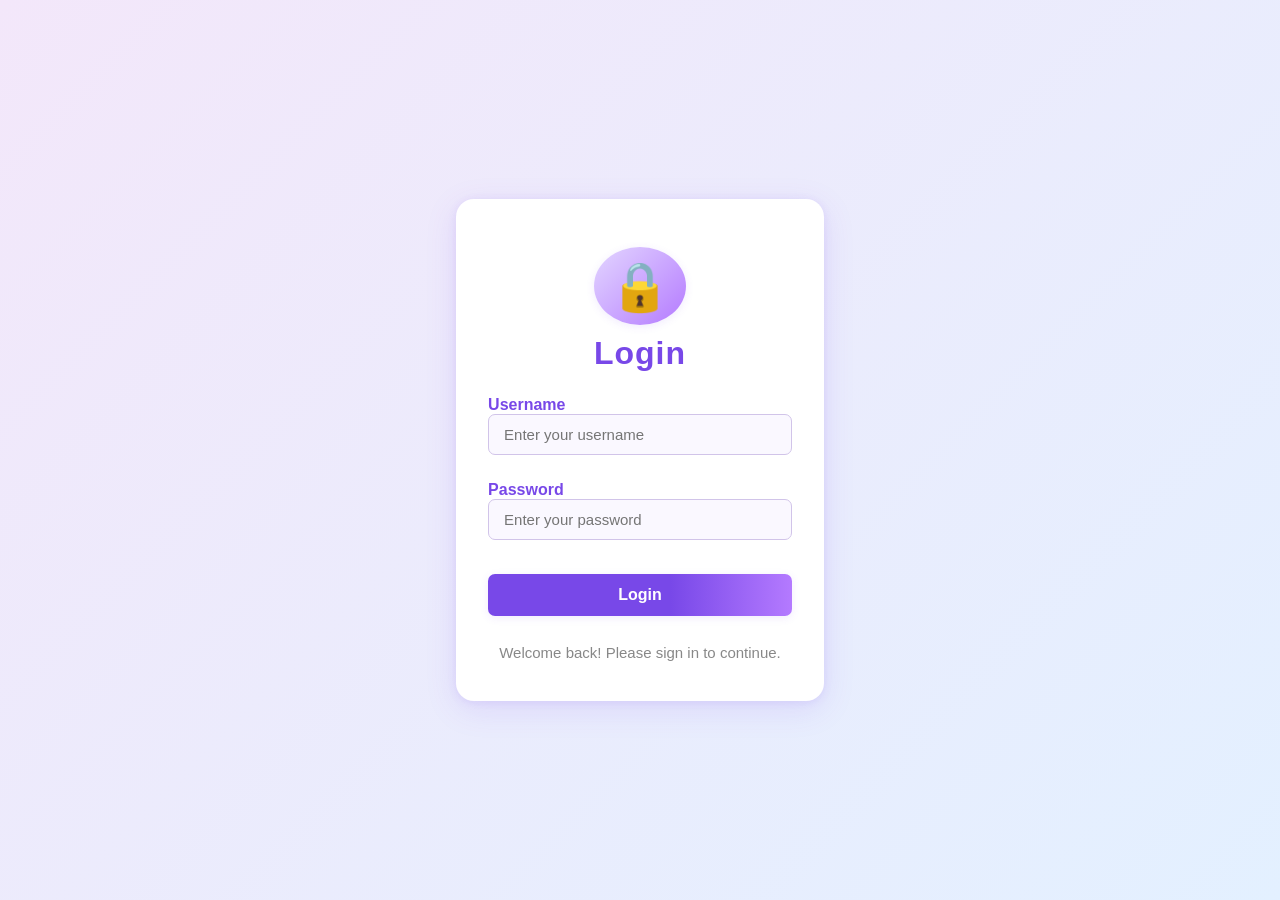
<file: index.html>
<!DOCTYPE html>
<html lang="en">
<head>
	<meta charset="UTF-8">
	<meta name="viewport" content="width=device-width, initial-scale=1.0">
	<title>Login - User Dashboard</title>
	<link rel="stylesheet" href="../CSS/style.css">
	<style>
		body {
			min-height: 100vh;
			background: linear-gradient(135deg, #f3e7fa 0%, #e3f0ff 100%);
			display: flex;
			align-items: center;
			justify-content: center;
		}
		.login-container {
			max-width: 410px;
			margin: 0 auto;
			background: #fff;
			border-radius: 18px;
			box-shadow: 0 8px 32px rgba(120, 72, 232, 0.13), 0 1.5px 8px rgba(120, 72, 232, 0.10);
			padding: 48px 32px 40px 32px;
			text-align: center;
			position: relative;
			overflow: hidden;
		}
		.login-icon {
			font-size: 48px;
			color: #7848e8;
			margin-bottom: 10px;
			display: inline-block;
			background: linear-gradient(135deg, #e3d6ff 0%, #b47aff 100%);
			border-radius: 50%;
			padding: 12px 16px 10px 16px;
			box-shadow: 0 2px 8px rgba(120, 72, 232, 0.10);
		}
		.login-container h1 {
			color: #7848e8;
			margin-bottom: 18px;
			font-weight: 700;
			letter-spacing: 1px;
		}
		.login-form label {
			color: #7848e8;
			font-weight: 600;
		}
		.login-form input[type="text"],
		.login-form input[type="password"] {
			width: 100%;
			padding: 11px 15px;
			border: 1.5px solid #d1c4e9;
			border-radius: 7px;
			font-size: 15px;
			background: #faf8ff;
			margin-bottom: 8px;
			transition: border 0.2s, box-shadow 0.2s;
		}
		.login-form input[type="text"]:focus,
		.login-form input[type="password"]:focus {
			border-color: #7848e8;
			box-shadow: 0 0 0 2px #e3d6ff;
			outline: none;
		}
		.btn-primary {
			background: linear-gradient(90deg, #7848e8 60%, #b47aff 100%);
			color: #fff;
			border: none;
			border-radius: 7px;
			padding: 12px 0;
			cursor: pointer;
			font-size: 16px;
			font-weight: 600;
			box-shadow: 0 2px 8px rgba(120, 72, 232, 0.10);
			transition: background 0.2s, box-shadow 0.2s;
			margin-top: 8px;
		}
		.btn-primary:hover {
			background: linear-gradient(90deg, #6a38d8 60%, #a46aff 100%);
			box-shadow: 0 4px 16px rgba(120, 72, 232, 0.13);
		}
		.login-container p {
			color: #888;
			margin-top: 28px;
			font-size: 15px;
		}
	</style>
</style>
<script>
function handleLogin(event) {
	event.preventDefault();
	const username = document.getElementById('username').value.trim();
	const password = document.getElementById('password').value;
	const errorMsg = document.getElementById('login-error');
	if (username === 'selamawit' && password === 'elamawit#123') {
		window.location.href = '../HTML/dashboard.html';
	} else {
		errorMsg.textContent = 'Invalid username or password.';
		errorMsg.style.display = 'block';
	}
}
</script>
</head>
<body>
	<div class="login-container">
		<span class="login-icon">🔒</span>
		<h1>Login</h1>
		<form class="login-form" autocomplete="off" style="margin-top:24px;">
			<div style="margin-bottom:18px;text-align:left;">
				<label for="username">Username</label>
				<input type="text" id="username" name="username" placeholder="Enter your username" autocomplete="username">
			</div>
			<div style="margin-bottom:18px;text-align:left;">
				<label for="password">Password</label>
				<input type="password" id="password" name="password" placeholder="Enter your password" autocomplete="current-password">
			</div>
			<button type="submit" class="btn-primary" style="width:100%;">Login</button>
			<div id="login-error" style="display:none;color:#dc3545;margin-top:12px;font-size:15px;text-align:center;"></div>
		</form>
		<script>
		document.querySelector('.login-form').addEventListener('submit', handleLogin);
		</script>
		<p>Welcome back! Please sign in to continue.</p>
	</div>
</body>
</html>
</file>
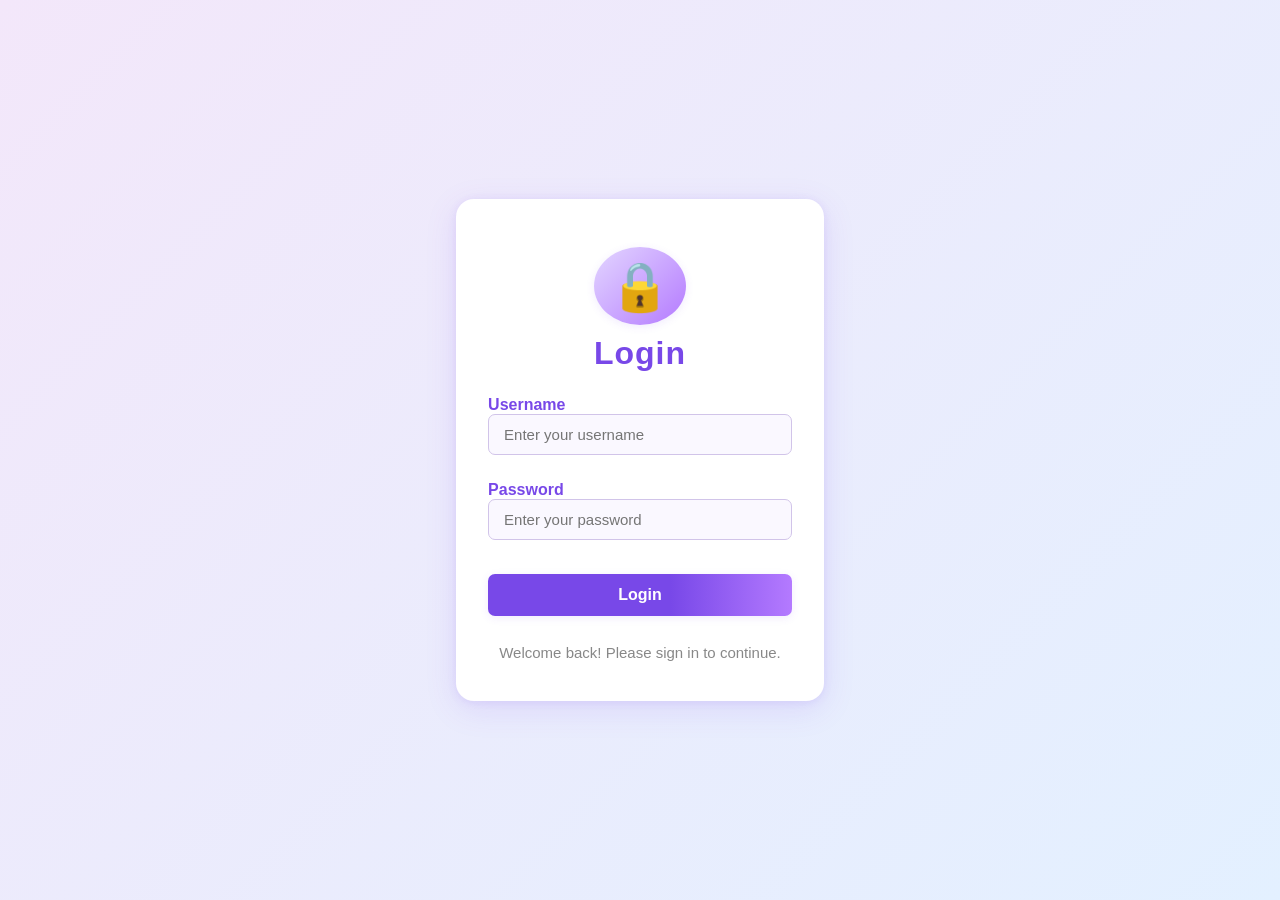
<file: HTML/index.html>
<!DOCTYPE html>
<html lang="en">
<head>
	<meta charset="UTF-8">
	<meta name="viewport" content="width=device-width, initial-scale=1.0">
	<title>Login - User Dashboard</title>
	<link rel="stylesheet" href="../CSS/style.css">
	<style>
		body {
			min-height: 100vh;
			background: linear-gradient(135deg, #f3e7fa 0%, #e3f0ff 100%);
			display: flex;
			align-items: center;
			justify-content: center;
		}
		.login-container {
			max-width: 410px;
			margin: 0 auto;
			background: #fff;
			border-radius: 18px;
			box-shadow: 0 8px 32px rgba(120, 72, 232, 0.13), 0 1.5px 8px rgba(120, 72, 232, 0.10);
			padding: 48px 32px 40px 32px;
			text-align: center;
			position: relative;
			overflow: hidden;
		}
		.login-icon {
			font-size: 48px;
			color: #7848e8;
			margin-bottom: 10px;
			display: inline-block;
			background: linear-gradient(135deg, #e3d6ff 0%, #b47aff 100%);
			border-radius: 50%;
			padding: 12px 16px 10px 16px;
			box-shadow: 0 2px 8px rgba(120, 72, 232, 0.10);
		}
		.login-container h1 {
			color: #7848e8;
			margin-bottom: 18px;
			font-weight: 700;
			letter-spacing: 1px;
		}
		.login-form label {
			color: #7848e8;
			font-weight: 600;
		}
		.login-form input[type="text"],
		.login-form input[type="password"] {
			width: 100%;
			padding: 11px 15px;
			border: 1.5px solid #d1c4e9;
			border-radius: 7px;
			font-size: 15px;
			background: #faf8ff;
			margin-bottom: 8px;
			transition: border 0.2s, box-shadow 0.2s;
		}
		.login-form input[type="text"]:focus,
		.login-form input[type="password"]:focus {
			border-color: #7848e8;
			box-shadow: 0 0 0 2px #e3d6ff;
			outline: none;
		}
		.btn-primary {
			background: linear-gradient(90deg, #7848e8 60%, #b47aff 100%);
			color: #fff;
			border: none;
			border-radius: 7px;
			padding: 12px 0;
			cursor: pointer;
			font-size: 16px;
			font-weight: 600;
			box-shadow: 0 2px 8px rgba(120, 72, 232, 0.10);
			transition: background 0.2s, box-shadow 0.2s;
			margin-top: 8px;
		}
		.btn-primary:hover {
			background: linear-gradient(90deg, #6a38d8 60%, #a46aff 100%);
			box-shadow: 0 4px 16px rgba(120, 72, 232, 0.13);
		}
		.login-container p {
			color: #888;
			margin-top: 28px;
			font-size: 15px;
		}
	</style>
</style>
<script>
function handleLogin(event) {
	event.preventDefault();
	const username = document.getElementById('username').value.trim();
	const password = document.getElementById('password').value;
	const errorMsg = document.getElementById('login-error');
	if (username === 'selamawit' && password === 'elamawit#123') {
		window.location.href = 'dashboard.html';
	} else {
		errorMsg.textContent = 'Invalid username or password.';
		errorMsg.style.display = 'block';
	}
}
</script>
</head>
<body>
	<div class="login-container">
		<span class="login-icon">🔒</span>
		<h1>Login</h1>
		<form class="login-form" autocomplete="off" style="margin-top:24px;">
			<div style="margin-bottom:18px;text-align:left;">
				<label for="username">Username</label>
				<input type="text" id="username" name="username" placeholder="Enter your username" autocomplete="username">
			</div>
			<div style="margin-bottom:18px;text-align:left;">
				<label for="password">Password</label>
				<input type="password" id="password" name="password" placeholder="Enter your password" autocomplete="current-password">
			</div>
			<button type="submit" class="btn-primary" style="width:100%;">Login</button>
			<div id="login-error" style="display:none;color:#dc3545;margin-top:12px;font-size:15px;text-align:center;"></div>
		</form>
		<script>
		document.querySelector('.login-form').addEventListener('submit', handleLogin);
		</script>
		<p>Welcome back! Please sign in to continue.</p>
	</div>
</body>
</html>
</file>
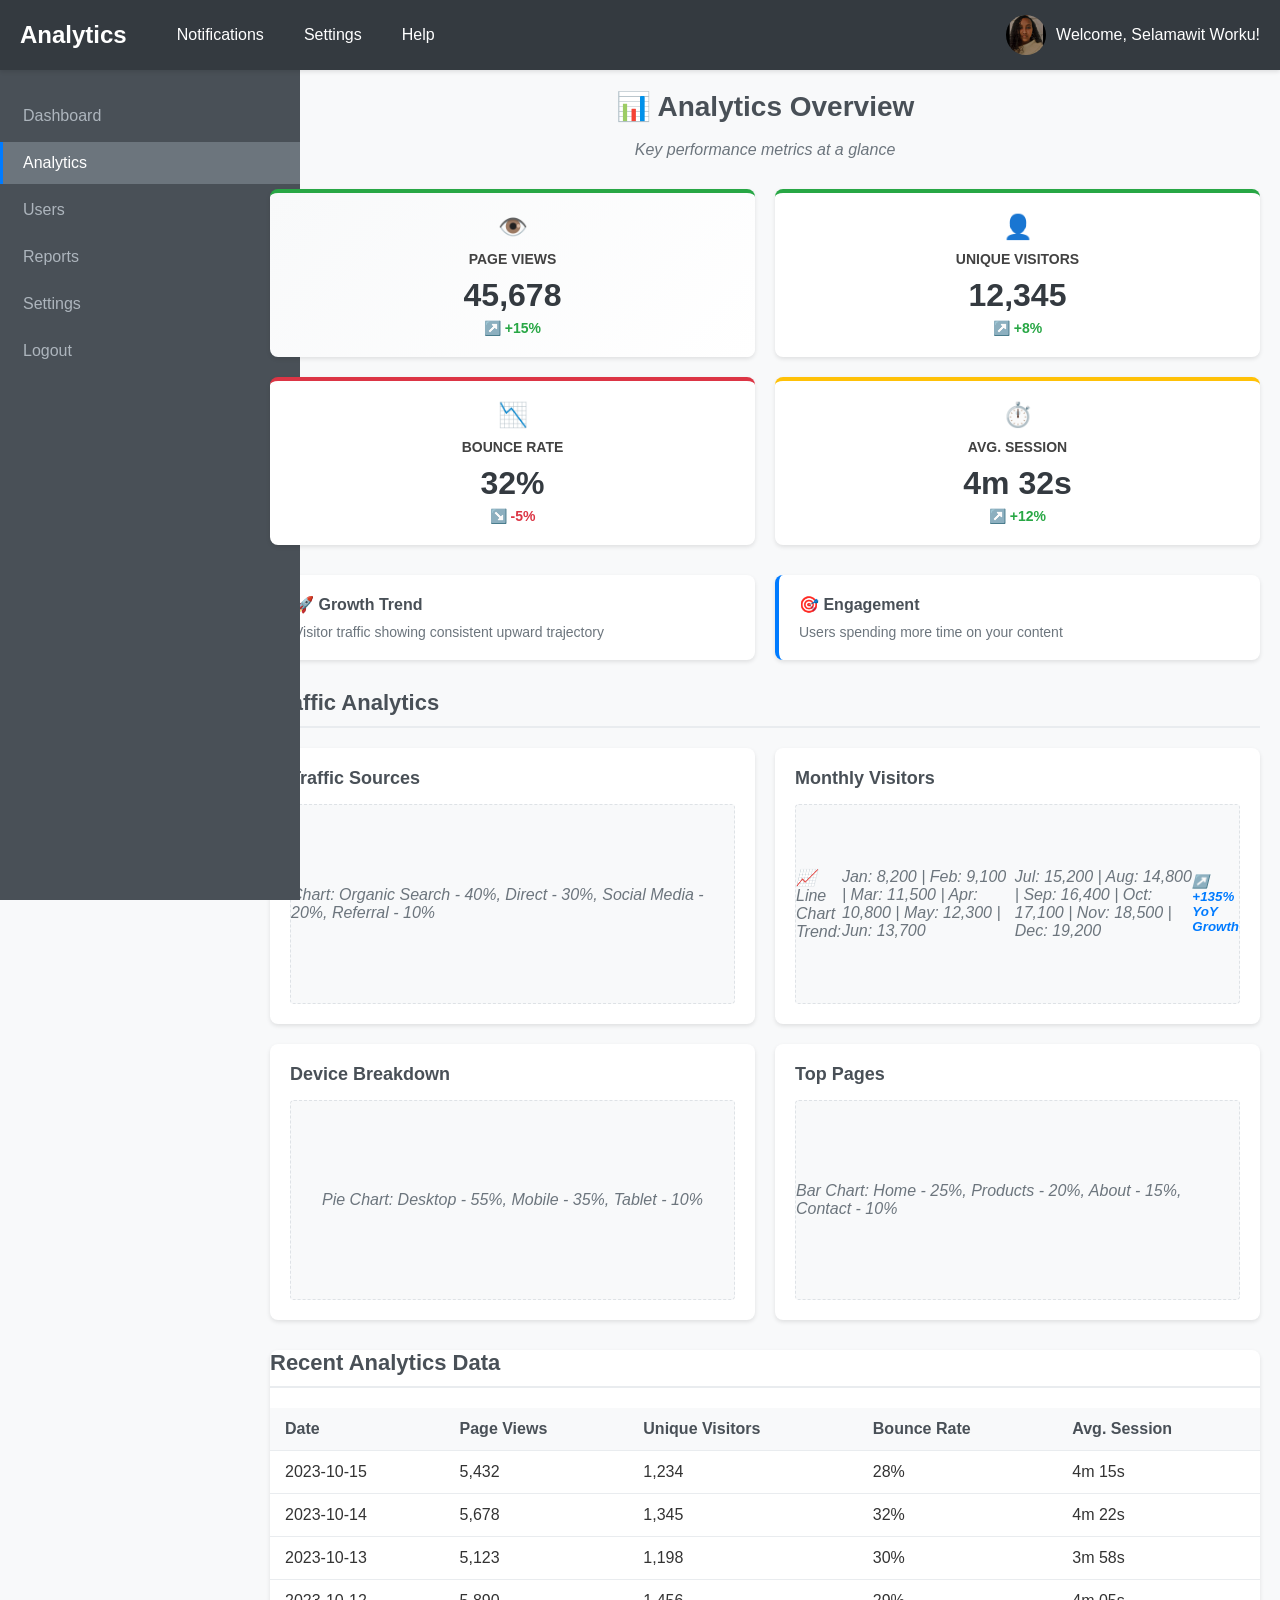
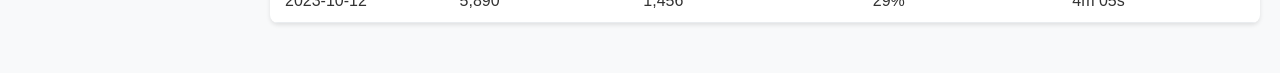
<file: HTML/analytics.html>
<!DOCTYPE html>
<html lang="en">
<head>
    <meta charset="UTF-8">
    <meta name="viewport" content="width=device-width, initial-scale=1.0">
    <title>Analytics - User Dashboard</title>
    <link rel="stylesheet" href="../CSS/analytics.css">
</head>
<body>
    <div class="dashboard">
        <header class="dashboard-header">
            <div class="header-content">
                <h1>Analytics</h1>
                <nav class="top-nav">
                    <ul>
                        <li><a href="#notifications">Notifications</a></li>
                        <li><a href="../HTML/settings.html">Settings</a></li>
                        <li><a href="#help">Help</a></li>
                    </ul>
                </nav>
            </div>
            <div class="user-profile">
                <img src="../img/IMG_20230821_183748_189.jpg" alt="User Avatar" class="avatar">
                <span>Welcome, Selamawit Worku!</span>
            </div>
        </header>
        <nav class="sidebar">
            <ul>
                <li><a href="../HTML/dashboard.html">Dashboard</a></li>
                <li><a href="../HTML/analytics.html" class="active">Analytics</a></li>
                <li><a href="../HTML/users.html">Users</a></li>
                <li><a href="../HTML/reports.html">Reports</a></li>
                <li><a href="../HTML/settings.html">Settings</a></li>
                <li><a href="../HTML/logout.html">Logout</a></li>
            </ul>
        </nav>
        <main class="main-content">
            <section class="analytics-overview">
                <div class="overview-header">
                    <h2>📊 Analytics Overview</h2>
                    <p class="overview-subtitle">Key performance metrics at a glance</p>
                </div>
                <div class="stats-grid">
                    <div class="stat-card highlight">
                        <div class="stat-icon">👁️</div>
                        <h3>Page Views</h3>
                        <p class="stat-number">45,678</p>
                        <span class="stat-change positive">↗️ +15%</span>
                    </div>
                    <div class="stat-card">
                        <div class="stat-icon">👤</div>
                        <h3>Unique Visitors</h3>
                        <p class="stat-number">12,345</p>
                        <span class="stat-change positive">↗️ +8%</span>
                    </div>
                    <div class="stat-card">
                        <div class="stat-icon">📉</div>
                        <h3>Bounce Rate</h3>
                        <p class="stat-number">32%</p>
                        <span class="stat-change negative">↘️ -5%</span>
                    </div>
                    <div class="stat-card">
                        <div class="stat-icon">⏱️</div>
                        <h3>Avg. Session</h3>
                        <p class="stat-number">4m 32s</p>
                        <span class="stat-change positive">↗️ +12%</span>
                    </div>
                </div>
                <div class="quick-insights">
                    <div class="insight-card">
                        <h4>🚀 Growth Trend</h4>
                        <p>Visitor traffic showing consistent upward trajectory</p>
                    </div>
                    <div class="insight-card">
                        <h4>🎯 Engagement</h4>
                        <p>Users spending more time on your content</p>
                    </div>
                </div>
            </section>
            <section class="charts-section">
                <h2>Traffic Analytics</h2>
                <div class="chart-grid">
                    <div class="chart-card">
                        <h3>Traffic Sources</h3>
                        <div class="chart-placeholder">
                            <p>Chart: Organic Search - 40%, Direct - 30%, Social Media - 20%, Referral - 10%</p>
                        </div>
                    </div>
                    <div class="chart-card">
                        <h3>Monthly Visitors</h3>
                        <div class="chart-placeholder">
                            <p>📈 Line Chart Trend:</p>
                            <p>Jan: 8,200 | Feb: 9,100 | Mar: 11,500 | Apr: 10,800 | May: 12,300 | Jun: 13,700</p>
                            <p>Jul: 15,200 | Aug: 14,800 | Sep: 16,400 | Oct: 17,100 | Nov: 18,500 | Dec: 19,200</p>
                            <small style="color: #007bff; font-weight: bold;">↗️ +135% YoY Growth</small>
                        </div>
                    </div>
                    <div class="chart-card report-card report-3">
                        <h3>Device Breakdown</h3>
                        <div class="chart-placeholder">
                            <p>Pie Chart: Desktop - 55%, Mobile - 35%, Tablet - 10%</p>
                        </div>
                    </div>
                    <div class="chart-card report-card report-4">
                        <h3>Top Pages</h3>
                        <div class="chart-placeholder">
                            <p>Bar Chart: Home - 25%, Products - 20%, About - 15%, Contact - 10%</p>
                        </div>
                    </div>
                </div>
            </section>
            <section class="data-table">
                <h2>Recent Analytics Data</h2>
                <table>
                    <thead>
                        <tr>
                            <th>Date</th>
                            <th>Page Views</th>
                            <th>Unique Visitors</th>
                            <th>Bounce Rate</th>
                            <th>Avg. Session</th>
                        </tr>
                    </thead>
                    <tbody>
                        <tr>
                            <td>2023-10-15</td>
                            <td>5,432</td>
                            <td>1,234</td>
                            <td>28%</td>
                            <td>4m 15s</td>
                        </tr>
                        <tr>
                            <td>2023-10-14</td>
                            <td>5,678</td>
                            <td>1,345</td>
                            <td>32%</td>
                            <td>4m 22s</td>
                        </tr>
                        <tr>
                            <td>2023-10-13</td>
                            <td>5,123</td>
                            <td>1,198</td>
                            <td>30%</td>
                            <td>3m 58s</td>
                        </tr>
                        <tr>
                            <td>2023-10-12</td>
                            <td>5,890</td>
                            <td>1,456</td>
                            <td>29%</td>
                            <td>4m 05s</td>
                        </tr>
                    </tbody>
                </table>
            </section>
        </main>
    </div>
</body>
</html>
</file>
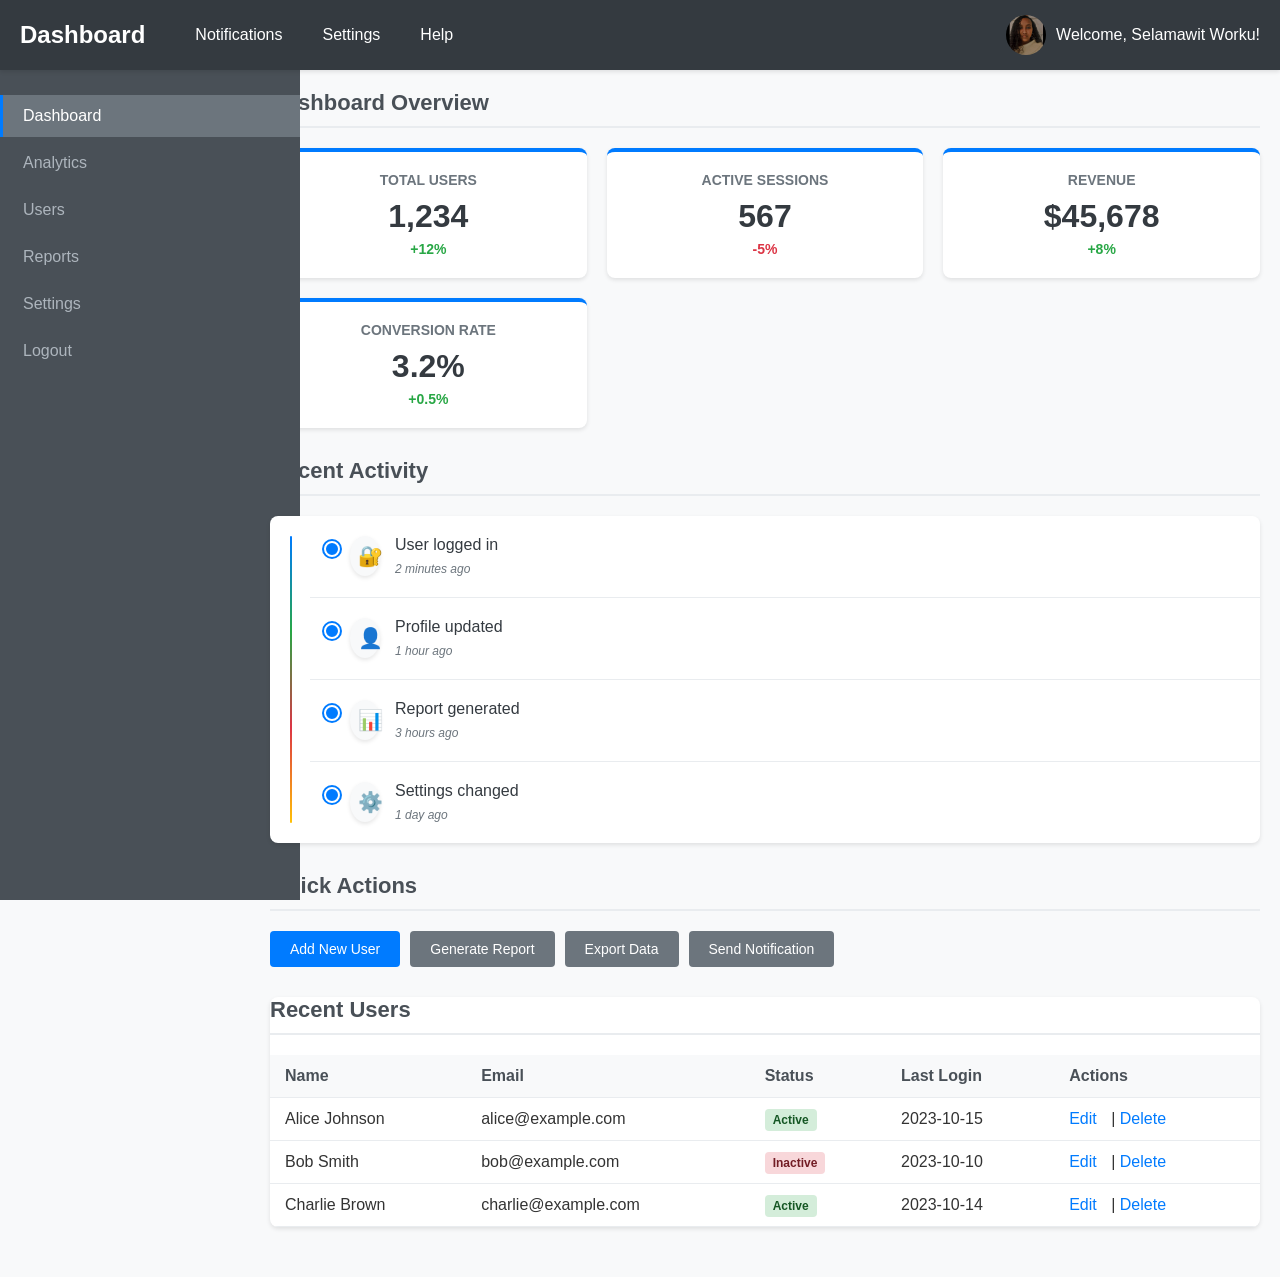
<file: HTML/dashboard.html>
<!DOCTYPE html>
<html lang="en">
<head>
	<meta charset="UTF-8">
	<meta name="viewport" content="width=device-width, initial-scale=1.0">
	<title>User Dashboard</title>
	<link rel="stylesheet" href="../CSS/style.css">
</head>
<body>
	<div class="dashboard">
		<header class="dashboard-header">
			<div class="header-content">
				<h1>Dashboard</h1>
				<nav class="top-nav">
					<ul>
						<li><a href="#notifications">Notifications</a></li>
						<li><a href="../HTML/settings.html">Settings</a></li>
						<li><a href="#help">Help</a></li>
					</ul>
				</nav>
			</div>
			<div class="user-profile">
				<img src="../img/IMG_20230821_183748_189.jpg" alt="User Avatar" class="avatar">
				<span>Welcome, Selamawit Worku!</span>
			</div>
		</header>
		<nav class="sidebar">
			<ul>
				<li><a href="../HTML/dashboard.html" class="active">Dashboard</a></li>
				<li><a href="../HTML/analytics.html">Analytics</a></li>
				<li><a href="../HTML/users.html">Users</a></li>
				<li><a href="../HTML/report.html">Reports</a></li>
				<li><a href="../HTML/settings.html">Settings</a></li>
				   <li><a href="logout.html">Logout</a></li>
			</ul>
		</nav>
		<main class="main-content">
			<section class="dashboard-overview">
				<h2>Dashboard Overview</h2>
				<div class="stats-grid">
					<div class="stat-card">
						<h3>Total Users</h3>
						<p class="stat-number">1,234</p>
						<span class="stat-change positive">+12%</span>
					</div>
					<div class="stat-card">
						<h3>Active Sessions</h3>
						<p class="stat-number">567</p>
						<span class="stat-change negative">-5%</span>
					</div>
					<div class="stat-card">
						<h3>Revenue</h3>
						<p class="stat-number">$45,678</p>
						<span class="stat-change positive">+8%</span>
					</div>
					<div class="stat-card">
						<h3>Conversion Rate</h3>
						<p class="stat-number">3.2%</p>
						<span class="stat-change positive">+0.5%</span>
					</div>
				</div>
			</section>
			<section class="recent-activity">
				<h2>Recent Activity</h2>
				<div class="activity-list">
					<div class="activity-item">
						<div class="activity-icon">🔐</div>
						<div class="activity-content">
							<p>User logged in</p>
							<time>2 minutes ago</time>
						</div>
					</div>
					<div class="activity-item">
						<div class="activity-icon">👤</div>
						<div class="activity-content">
							<p>Profile updated</p>
							<time>1 hour ago</time>
						</div>
					</div>
					<div class="activity-item">
						<div class="activity-icon">📊</div>
						<div class="activity-content">
							<p>Report generated</p>
							<time>3 hours ago</time>
						</div>
					</div>
					<div class="activity-item">
						<div class="activity-icon">⚙️</div>
						<div class="activity-content">
							<p>Settings changed</p>
							<time>1 day ago</time>
						</div>
					</div>
				</div>
			</section>
			<section class="quick-actions">
				<h2>Quick Actions</h2>
				<div class="action-buttons">
					<a href="users.html#add-user" class="btn-primary">Add New User</a>
					<a href="report.html" class="btn-secondary">Generate Report</a>
					<button class="btn-secondary">Export Data</button>
					<button class="btn-secondary">Send Notification</button>
				</div>
			</section>
			<section class="data-table">
				<h2>Recent Users</h2>
				<table>
					<thead>
						<tr>
							<th>Name</th>
							<th>Email</th>
							<th>Status</th>
							<th>Last Login</th>
							<th>Actions</th>
						</tr>
					</thead>
					<tbody>
						<tr>
							<td>Alice Johnson</td>
							<td>alice@example.com</td>
							<td><span class="status active">Active</span></td>
							<td>2023-10-15</td>
							<td><a href="#" class="action-link">Edit</a> | <a href="#" class="action-link">Delete</a></td>
						</tr>
						<tr>
							<td>Bob Smith</td>
							<td>bob@example.com</td>
							<td><span class="status inactive">Inactive</span></td>
							<td>2023-10-10</td>
							<td><a href="#" class="action-link">Edit</a> | <a href="#" class="action-link">Delete</a></td>
						</tr>
						<tr>
							<td>Charlie Brown</td>
							<td>charlie@example.com</td>
							<td><span class="status active">Active</span></td>
							<td>2023-10-14</td>
							<td><a href="#" class="action-link">Edit</a> | <a href="#" class="action-link">Delete</a></td>
						</tr>
					</tbody>
				</table>
			</section>
		</main>
	</div>
	<script>
	// Enable Edit and Delete actions for Recent Users (robust in-place editing)
	document.addEventListener('DOMContentLoaded', function() {
		const table = document.querySelector('.data-table table tbody');
		let editingRow = null;
		let originalData = null;
		table.addEventListener('click', function(e) {
			if (e.target.classList.contains('action-link')) {
				e.preventDefault();
				const row = e.target.closest('tr');
				if (e.target.textContent === 'Delete') {
					if (confirm('Are you sure you want to delete this user?')) {
						row.remove();
					}
				} else if (e.target.textContent === 'Edit') {
					if (editingRow) return; // Only one edit at a time
					editingRow = row;
					const tds = row.querySelectorAll('td');
					// Save original data for cancel
					originalData = [
						tds[0].textContent,
						tds[1].textContent,
						tds[2].innerHTML,
						tds[3].textContent,
						tds[4].innerHTML
					];
					const name = tds[0].textContent;
					const email = tds[1].textContent;
					const status = tds[2].querySelector('.status').classList.contains('active') ? 'active' : 'inactive';
					const lastLogin = tds[3].textContent;
					tds[0].innerHTML = `<input type='text' value='${name}' style='width:90%'>`;
					tds[1].innerHTML = `<input type='email' value='${email}' style='width:90%'>`;
					tds[2].innerHTML = `<select><option value='active' ${status==='active'?'selected':''}>Active</option><option value='inactive' ${status==='inactive'?'selected':''}>Inactive</option></select>`;
					tds[3].innerHTML = `<input type='date' value='${lastLogin}'>`;
					tds[4].innerHTML = `<a href='#' class='action-link save-link'>Save</a> | <a href='#' class='action-link cancel-link'>Cancel</a>`;
				} else if (e.target.classList.contains('save-link')) {
					const tds = row.querySelectorAll('td');
					const newName = tds[0].querySelector('input').value;
					const newEmail = tds[1].querySelector('input').value;
					const newStatus = tds[2].querySelector('select').value;
					const newLogin = tds[3].querySelector('input').value;
					tds[0].textContent = newName;
					tds[1].textContent = newEmail;
					tds[2].innerHTML = `<span class='status ${newStatus}'>${newStatus.charAt(0).toUpperCase()+newStatus.slice(1)}</span>`;
					tds[3].textContent = newLogin;
					tds[4].innerHTML = `<a href='#' class='action-link'>Edit</a> | <a href='#' class='action-link'>Delete</a>`;
					editingRow = null;
					originalData = null;
				} else if (e.target.classList.contains('cancel-link')) {
					if (editingRow && originalData) {
						const tds = editingRow.querySelectorAll('td');
						tds[0].textContent = originalData[0];
						tds[1].textContent = originalData[1];
						tds[2].innerHTML = originalData[2];
						tds[3].textContent = originalData[3];
						tds[4].innerHTML = originalData[4];
						editingRow = null;
						originalData = null;
					}
				}
			}
		});
	});
	</script>
</body>
</html>
</file>
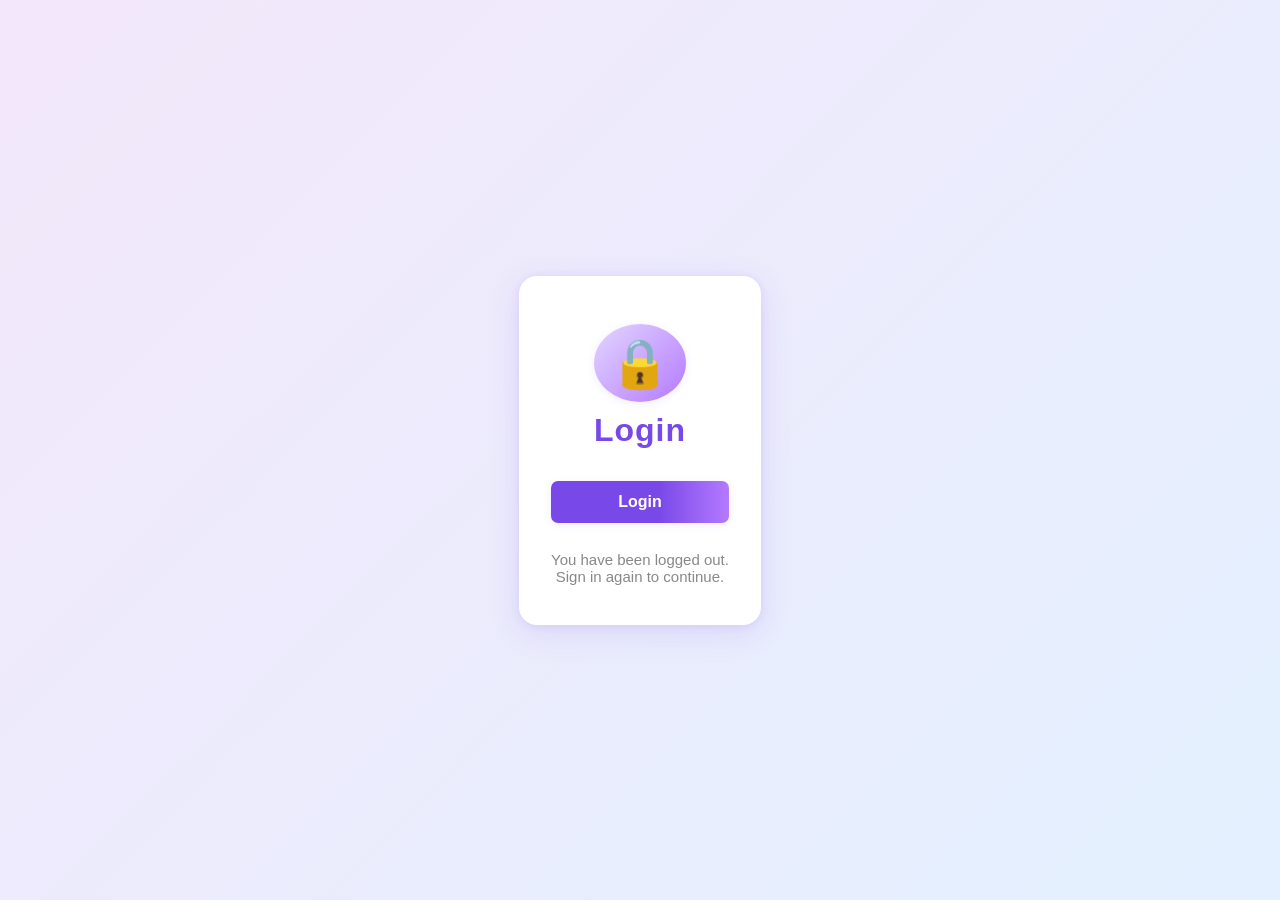
<file: HTML/logout.html>
<!DOCTYPE html>
<html lang="en">
<head>
    <meta charset="UTF-8">
    <meta name="viewport" content="width=device-width, initial-scale=1.0">
    <title>Logout - User Dashboard</title>
    <link rel="stylesheet" href="../CSS/style.css">
    <style>
        body {
            min-height: 100vh;
            background: linear-gradient(135deg, #f3e7fa 0%, #e3f0ff 100%);
            display: flex;
            align-items: center;
            justify-content: center;
        }
        .logout-container {
            max-width: 410px;
            margin: 0 auto;
            background: #fff;
            border-radius: 18px;
            box-shadow: 0 8px 32px rgba(120, 72, 232, 0.13), 0 1.5px 8px rgba(120, 72, 232, 0.10);
            padding: 48px 32px 40px 32px;
            text-align: center;
            position: relative;
            overflow: hidden;
        }
        .login-icon {
            font-size: 48px;
            color: #7848e8;
            margin-bottom: 10px;
            display: inline-block;
            background: linear-gradient(135deg, #e3d6ff 0%, #b47aff 100%);
            border-radius: 50%;
            padding: 12px 16px 10px 16px;
            box-shadow: 0 2px 8px rgba(120, 72, 232, 0.10);
        }
        .logout-container h1 {
            color: #7848e8;
            margin-bottom: 18px;
            font-weight: 700;
            letter-spacing: 1px;
        }
        .login-form label {
            color: #7848e8;
            font-weight: 600;
        }
        .login-form input[type="text"],
        .login-form input[type="password"] {
            width: 100%;
            padding: 11px 15px;
            border: 1.5px solid #d1c4e9;
            border-radius: 7px;
            font-size: 15px;
            background: #faf8ff;
            margin-bottom: 8px;
            transition: border 0.2s, box-shadow 0.2s;
        }
        .login-form input[type="text"]:focus,
        .login-form input[type="password"]:focus {
            border-color: #7848e8;
            box-shadow: 0 0 0 2px #e3d6ff;
            outline: none;
        }
        .btn-primary {
            background: linear-gradient(90deg, #7848e8 60%, #b47aff 100%);
            color: #fff;
            border: none;
            border-radius: 7px;
            padding: 12px 0;
            cursor: pointer;
            font-size: 16px;
            font-weight: 600;
            box-shadow: 0 2px 8px rgba(120, 72, 232, 0.10);
            transition: background 0.2s, box-shadow 0.2s;
            margin-top: 8px;
        }
        .btn-primary:hover {
            background: linear-gradient(90deg, #6a38d8 60%, #a46aff 100%);
            box-shadow: 0 4px 16px rgba(120, 72, 232, 0.13);
        }
        .logout-container p {
            color: #888;
            margin-top: 28px;
            font-size: 15px;
        }
    </style>
</head>
<body>
    <div class="logout-container">
        <span class="login-icon">🔒</span>
        <h1>Login</h1>
        <form class="login-form" autocomplete="off" style="margin-top:24px;">
            <a href="../HTML/index.html" class="btn-primary" style="width:100%;display:inline-block;text-align:center;text-decoration:none;">Login</a>
        </form>
        <p>You have been logged out.<br>Sign in again to continue.</p>
    </div>
</body>
</html>
</file>
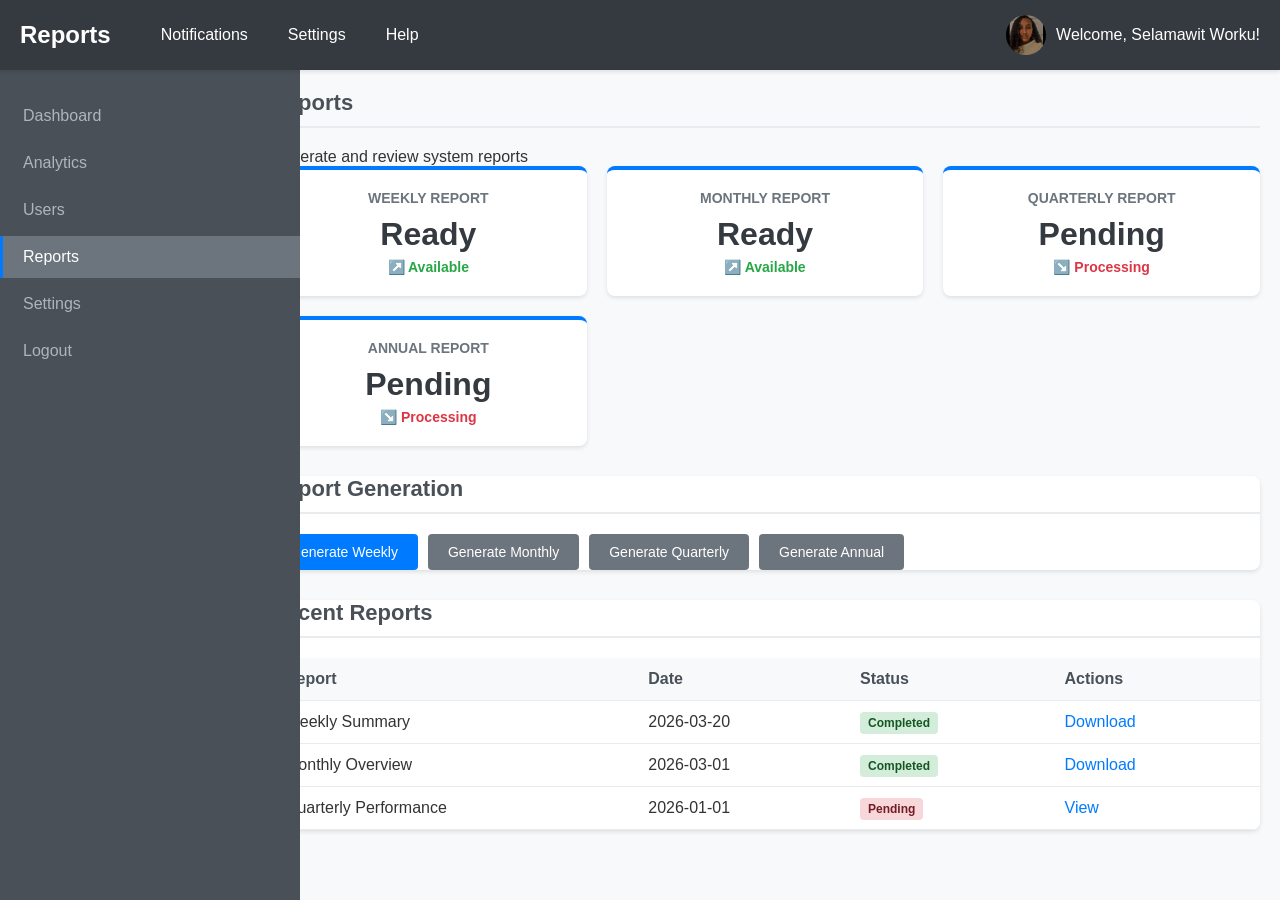
<file: HTML/report.html>
<!DOCTYPE html>
<html lang="en">
<head>
    <meta charset="UTF-8">
    <meta name="viewport" content="width=device-width, initial-scale=1.0">
    <title>Reports - User Dashboard</title>
    <link rel="stylesheet" href="../CSS/style.css">
</head>
<body>
    <div class="dashboard">
        <header class="dashboard-header">
            <div class="header-content">
                <h1>Reports</h1>
                <nav class="top-nav">
                    <ul>
                        <li><a href="#notifications">Notifications</a></li>
                        <li><a href="../HTML/settings.html">Settings</a></li>
                        <li><a href="#help">Help</a></li>
                    </ul>
                </nav>
            </div>
            <div class="user-profile">
                <img src="../img/IMG_20230821_183748_189.jpg" alt="User Avatar" class="avatar">
                <span>Welcome, Selamawit Worku!</span>
            </div>
        </header>
        <nav class="sidebar">
            <ul>
                <li><a href="../HTML/dashboard.html">Dashboard</a></li>
                <li><a href="../HTML/analytics.html">Analytics</a></li>
                <li><a href="../HTML/users.html">Users</a></li>
                <li><a href="../HTML/report.html" class="active">Reports</a></li>
                <li><a href="../HTML/settings.html">Settings</a></li>
                <li><a href="../HTML/logout.html">Logout</a></li>
            </ul>
        </nav>
        <main class="main-content">
            <section class="dashboard-overview">
                <h2>Reports</h2>
                <p class="overview-subtitle">Generate and review system reports</p>
                <div class="stats-grid">
                    <div class="stat-card">
                        <h3>Weekly Report</h3>
                        <p class="stat-number">Ready</p>
                        <span class="stat-change positive">↗️ Available</span>
                    </div>
                    <div class="stat-card">
                        <h3>Monthly Report</h3>
                        <p class="stat-number">Ready</p>
                        <span class="stat-change positive">↗️ Available</span>
                    </div>
                    <div class="stat-card">
                        <h3>Quarterly Report</h3>
                        <p class="stat-number">Pending</p>
                        <span class="stat-change negative">↘️ Processing</span>
                    </div>
                    <div class="stat-card">
                        <h3>Annual Report</h3>
                        <p class="stat-number">Pending</p>
                        <span class="stat-change negative">↘️ Processing</span>
                    </div>
                </div>
            </section>
            <section class="data-table">
                <h2>Report Generation</h2>
                <div class="action-buttons">
                    <button class="btn-primary">Generate Weekly</button>
                    <button class="btn-secondary">Generate Monthly</button>
                    <button class="btn-secondary">Generate Quarterly</button>
                    <button class="btn-secondary">Generate Annual</button>
                </div>
            </section>
            <section class="data-table">
                <h2>Recent Reports</h2>
                <table>
                    <thead>
                        <tr>
                            <th>Report</th>
                            <th>Date</th>
                            <th>Status</th>
                            <th>Actions</th>
                        </tr>
                    </thead>
                    <tbody>
                        <tr>
                            <td>Weekly Summary</td>
                            <td>2026-03-20</td>
                            <td><span class="status active">Completed</span></td>
                            <td><a href="#" class="action-link">Download</a></td>
                        </tr>
                        <tr>
                            <td>Monthly Overview</td>
                            <td>2026-03-01</td>
                            <td><span class="status active">Completed</span></td>
                            <td><a href="#" class="action-link">Download</a></td>
                        </tr>
                        <tr>
                            <td>Quarterly Performance</td>
                            <td>2026-01-01</td>
                            <td><span class="status inactive">Pending</span></td>
                            <td><a href="#" class="action-link">View</a></td>
                        </tr>
                    </tbody>
                </table>
            </section>
        </main>
    </div>
</body>
</html>
</file>
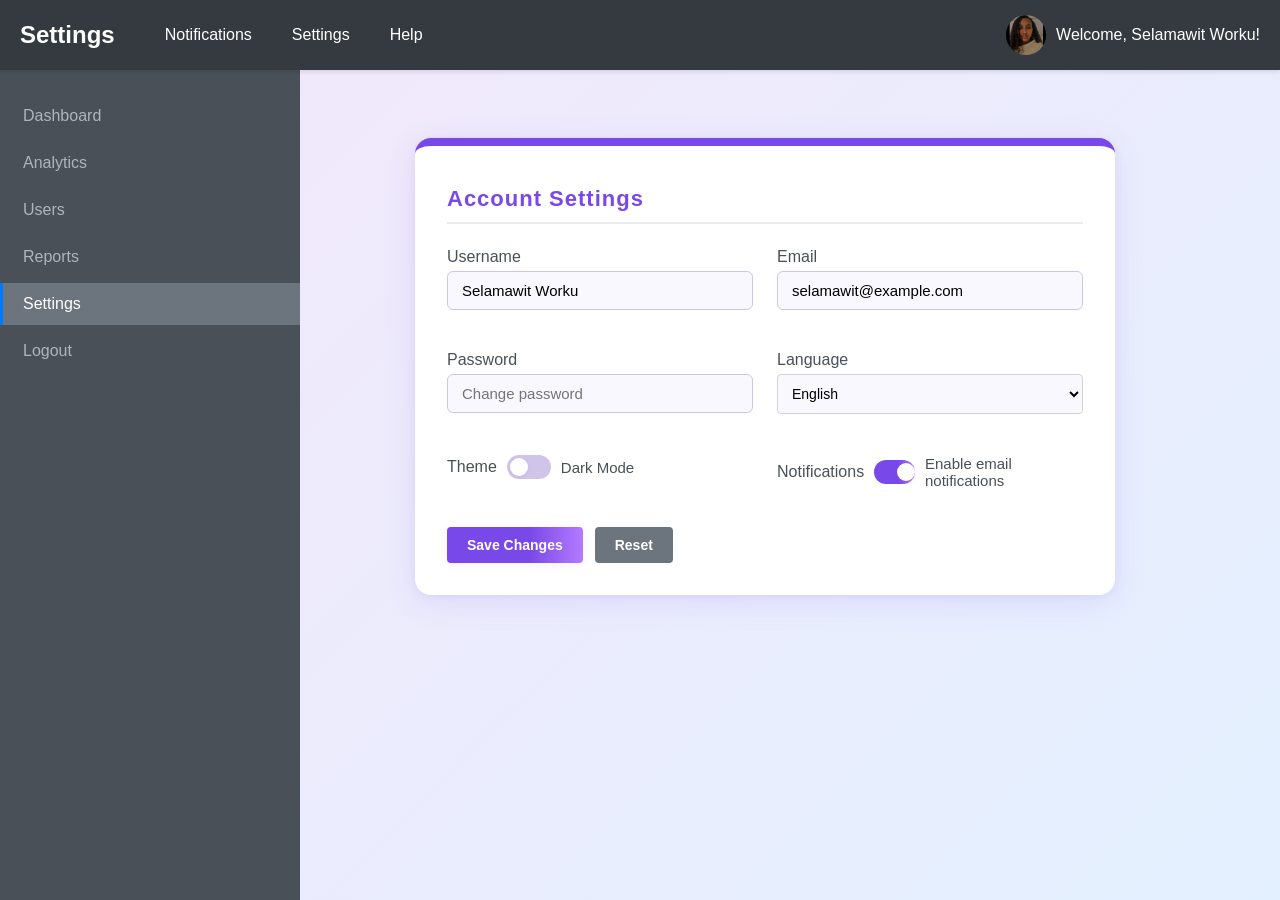
<file: HTML/settings.html>
<!DOCTYPE html>
<html lang="en">
<head>
    <meta charset="UTF-8">
    <meta name="viewport" content="width=device-width, initial-scale=1.0">
    <title>Settings - User Dashboard</title>
    <link rel="stylesheet" href="../CSS/settings.css">
    <link rel="stylesheet" href="../CSS/style.css">
    <script src="../JS/theme.js"></script>
</head>
<body>
    <div class="dashboard">
        <header class="dashboard-header">
            <div class="header-content">
                <h1>Settings</h1>
                <nav class="top-nav">
                    <ul>
                        <li><a href="#notifications">Notifications</a></li>
                        <li><a href="../HTML/settings.html" class="active">Settings</a></li>
                        <li><a href="#help">Help</a></li>
                    </ul>
                </nav>
            </div>
            <div class="user-profile">
                <img src="../img/IMG_20230821_183748_189.jpg" alt="User Avatar" class="avatar">
                <span>Welcome, Selamawit Worku!</span>
            </div>
        </header>
        <nav class="sidebar">
            <ul>
                <li><a href="../HTML/dashboard.html">Dashboard</a></li>
                <li><a href="../HTML/analytics.html">Analytics</a></li>
                <li><a href="../HTML/users.html">Users</a></li>
                <li><a href="../HTML/report.html">Reports</a></li>
                <li><a href="../HTML/settings.html" class="active">Settings</a></li>
                <li><a href="../HTML/logout.html">Logout</a></li>
            </ul>
        </nav>
        <main class="main-content">
            <section class="settings-section">
                <h2>Account Settings</h2>
                <form class="settings-form">
                    <div class="form-row">
                        <div class="form-group">
                            <label for="username">Username</label>
                            <input type="text" id="username" name="username" value="Selamawit Worku">
                        </div>
                        <div class="form-group">
                            <label for="email">Email</label>
                            <input type="email" id="email" name="email" value="selamawit@example.com">
                        </div>
                    </div>
                    <div class="form-row">
                        <div class="form-group">
                            <label for="password">Password</label>
                            <input type="password" id="password" name="password" placeholder="Change password">
                        </div>
                        <div class="form-group">
                            <label for="language">Language</label>
                            <select id="language" name="language">
                                <option value="en">English</option>
                                <option value="am">Amharic</option>
                            </select>
                        </div>
                    </div>
                    <div class="form-row">
                        <div class="form-group">
                            <label class="toggle-label" for="theme-toggle">
                                Theme
                                <input type="checkbox" id="theme-toggle" name="theme-toggle">
                                <span class="toggle-switch"></span>
                                <span style="font-weight:400;font-size:15px;">Dark Mode</span>
                            </label>
                        </div>
                        <div class="form-group">
                            <label class="toggle-label" for="notifications">
                                Notifications
                                <input type="checkbox" id="notifications" name="notifications" checked>
                                <span class="toggle-switch"></span>
                                <span style="font-weight:400;font-size:15px;">Enable email notifications</span>
                            </label>
                        </div>
                    </div>
                    <div class="form-actions">
                        <button type="submit" class="btn-primary">Save Changes</button>
                        <button type="reset" class="btn-secondary">Reset</button>
                    </div>
                </form>
            </section>
        </main>
    </div>
</body>
</html>
</file>
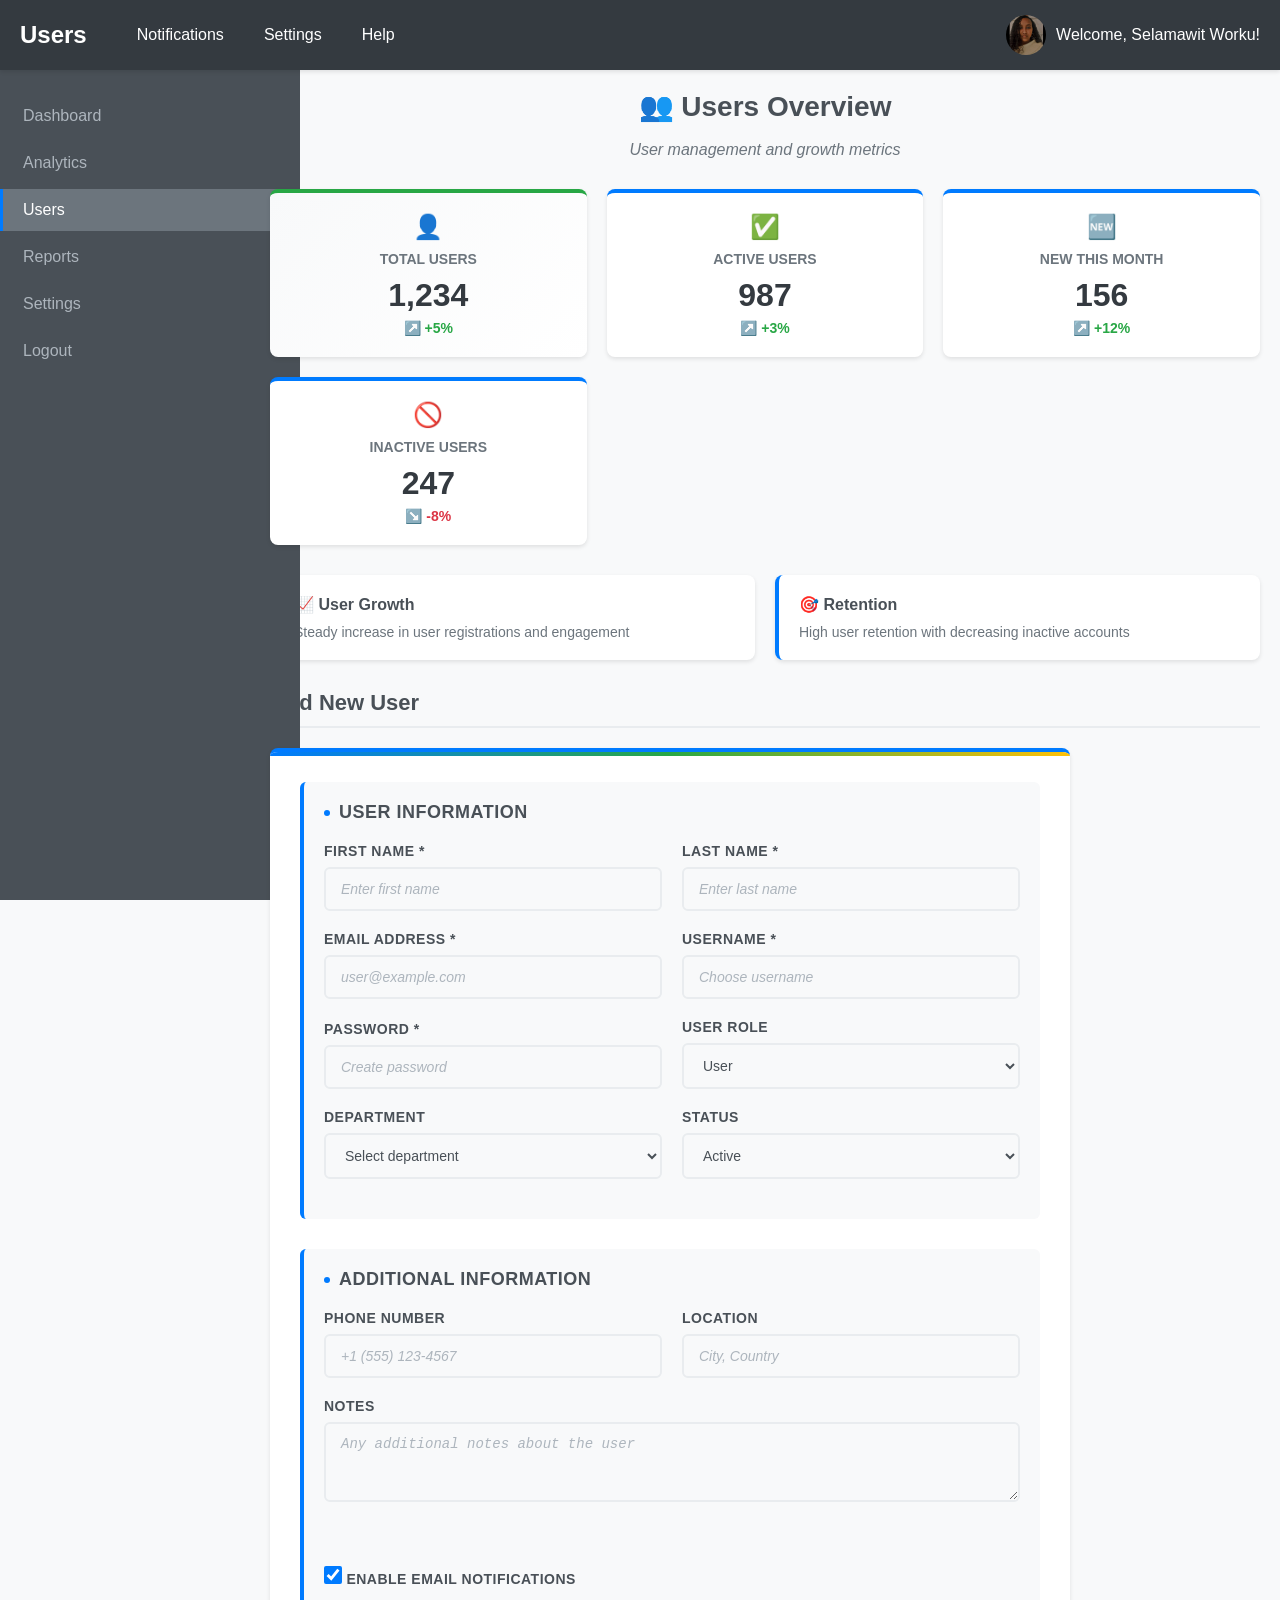
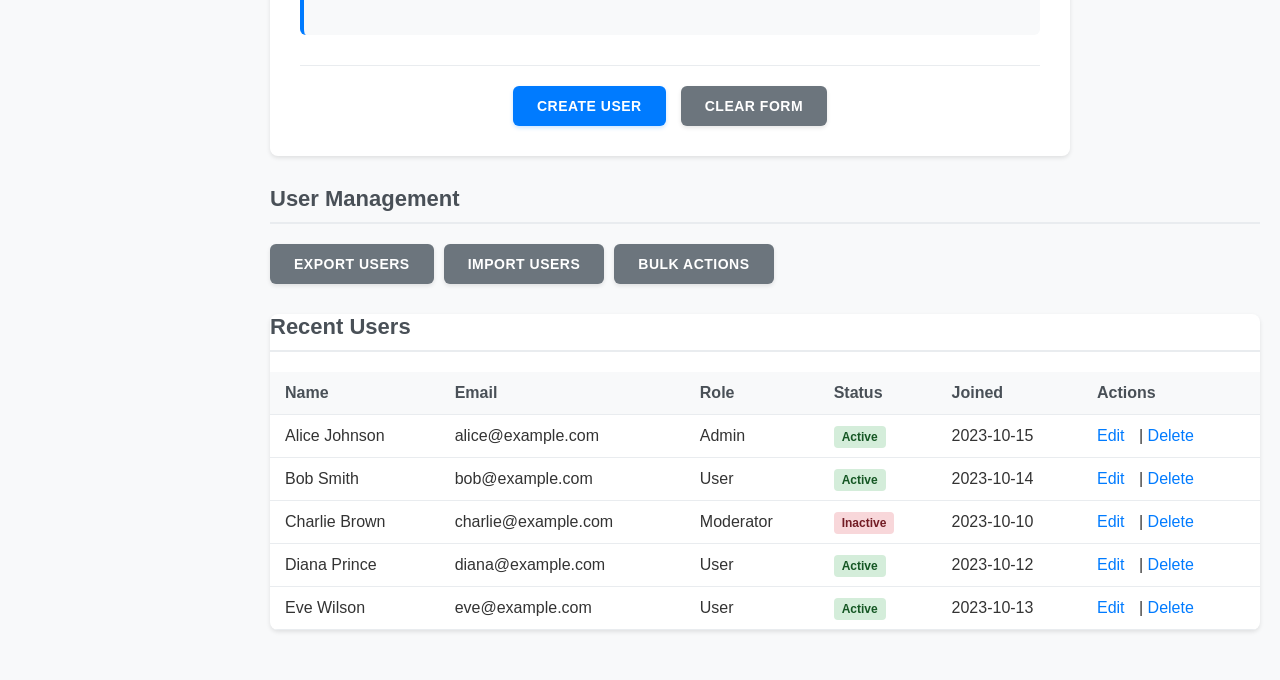
<file: HTML/users.html>
<!DOCTYPE html>
<html lang="en">
<head>
    <meta charset="UTF-8">
    <meta name="viewport" content="width=device-width, initial-scale=1.0">
    <title>Users - User Dashboard</title>
    <link rel="stylesheet" href="../CSS/users.css">
</head>
<body>
    <div class="dashboard">
        <header class="dashboard-header">
            <div class="header-content">
                <h1>Users</h1>
                <nav class="top-nav">
                    <ul>
                        <li><a href="#notifications">Notifications</a></li>
                        <li><a href="../HTML/settings.html">Settings</a></li>
                        <li><a href="#help">Help</a></li>
                    </ul>
                </nav>
            </div>
            <div class="user-profile">
                <img src="../img/IMG_20230821_183748_189.jpg" alt="User Avatar" class="avatar">
                <span>Welcome, Selamawit Worku!</span>
            </div>
        </header>
        <nav class="sidebar">
            <ul>
                <li><a href="../HTML/dashboard.html">Dashboard</a></li>
                <li><a href="../HTML/analytics.html">Analytics</a></li>
                <li><a href="../HTML/users.html" class="active">Users</a></li>
                <li><a href="../HTML/report.html">Reports</a></li>
                <li><a href="../HTML/settings.html">Settings</a></li>
                <li><a href="../HTML/logout.html">Logout</a></li>
            </ul>
        </nav>
        <main class="main-content">
            <section class="users-overview">
                <div class="overview-header">
                    <h2>👥 Users Overview</h2>
                    <p class="overview-subtitle">User management and growth metrics</p>
                </div>
                <div class="stats-grid">
                    <div class="stat-card highlight">
                        <div class="stat-icon">👤</div>
                        <h3>Total Users</h3>
                        <p class="stat-number">1,234</p>
                        <span class="stat-change positive">↗️ +5%</span>
                    </div>
                    <div class="stat-card">
                        <div class="stat-icon">✅</div>
                        <h3>Active Users</h3>
                        <p class="stat-number">987</p>
                        <span class="stat-change positive">↗️ +3%</span>
                    </div>
                    <div class="stat-card">
                        <div class="stat-icon">🆕</div>
                        <h3>New This Month</h3>
                        <p class="stat-number">156</p>
                        <span class="stat-change positive">↗️ +12%</span>
                    </div>
                    <div class="stat-card">
                        <div class="stat-icon">🚫</div>
                        <h3>Inactive Users</h3>
                        <p class="stat-number">247</p>
                        <span class="stat-change negative">↘️ -8%</span>
                    </div>
                </div>
                <div class="quick-insights">
                    <div class="insight-card">
                        <h4>📈 User Growth</h4>
                        <p>Steady increase in user registrations and engagement</p>
                    </div>
                    <div class="insight-card">
                        <h4>🎯 Retention</h4>
                        <p>High user retention with decreasing inactive accounts</p>
                    </div>
                </div>
            </section>
            <section class="add-user" id="add-user">
                <h2>Add New User</h2>
                <form class="user-form">
                    <!-- User Information -->
                    <div class="form-section">
                        <h3>User Information</h3>
                        <div class="form-row">
                            <div class="form-group">
                                <label for="firstName">First Name *</label>
                                <input type="text" id="firstName" name="firstName" placeholder="Enter first name" required>
                            </div>
                            <div class="form-group">
                                <label for="lastName">Last Name *</label>
                                <input type="text" id="lastName" name="lastName" placeholder="Enter last name" required>
                            </div>
                        </div>
                        <div class="form-row">
                            <div class="form-group">
                                <label for="email">Email Address *</label>
                                <input type="email" id="email" name="email" placeholder="user@example.com" required>
                            </div>
                            <div class="form-group">
                                <label for="username">Username *</label>
                                <input type="text" id="username" name="username" placeholder="Choose username" required>
                            </div>
                        </div>
                        <div class="form-row">
                            <div class="form-group">
                                <label for="password">Password *</label>
                                <input type="password" id="password" name="password" placeholder="Create password" required>
                            </div>
                            <div class="form-group">
                                <label for="role">User Role</label>
                                <select id="role" name="role">
                                    <option value="user">User</option>
                                    <option value="admin">Administrator</option>
                                    <option value="moderator">Moderator</option>
                                </select>
                            </div>
                        </div>
                        <div class="form-row">
                            <div class="form-group">
                                <label for="department">Department</label>
                                <select id="department" name="department">
                                    <option value="">Select department</option>
                                    <option value="engineering">Engineering</option>
                                    <option value="marketing">Marketing</option>
                                    <option value="sales">Sales</option>
                                    <option value="hr">Human Resources</option>
                                </select>
                            </div>
                            <div class="form-group">
                                <label for="status">Status</label>
                                <select id="status" name="status">
                                    <option value="active">Active</option>
                                    <option value="inactive">Inactive</option>
                                </select>
                            </div>
                        </div>
                    </div>

                    <!-- Additional Info -->
                    <div class="form-section">
                        <h3>Additional Information</h3>
                        <div class="form-row">
                            <div class="form-group">
                                <label for="phone">Phone Number</label>
                                <input type="tel" id="phone" name="phone" placeholder="+1 (555) 123-4567">
                            </div>
                            <div class="form-group">
                                <label for="location">Location</label>
                                <input type="text" id="location" name="location" placeholder="City, Country">
                            </div>
                        </div>
                        <div class="form-row">
                            <div class="form-group full-width">
                                <label for="notes">Notes</label>
                                <textarea id="notes" name="notes" rows="2" placeholder="Any additional notes about the user"></textarea>
                            </div>
                        </div>
                        <div class="form-row">
                            <div class="form-group checkbox-group">
                                <label class="checkbox-label">
                                    <input type="checkbox" id="notifications" name="notifications" checked>
                                    Enable email notifications
                                </label>
                            </div>
                        </div>
                    </div>

                    <div class="form-actions">
                        <button type="submit" class="btn-primary">Create User</button>
                        <button type="reset" class="btn-secondary">Clear Form</button>
                    </div>
                </form>
            </section>
            <section class="user-management">
                <h2>User Management</h2>
                <div class="action-buttons">
                    <button class="btn-secondary">Export Users</button>
                    <button class="btn-secondary">Import Users</button>
                    <button class="btn-secondary">Bulk Actions</button>
                </div>
            </section>
            <section class="data-table">
                <h2>Recent Users</h2>
                <table>
                    <thead>
                        <tr>
                            <th>Name</th>
                            <th>Email</th>
                            <th>Role</th>
                            <th>Status</th>
                            <th>Joined</th>
                            <th>Actions</th>
                        </tr>
                    </thead>
                    <tbody>
                        <tr>
                            <td>Alice Johnson</td>
                            <td>alice@example.com</td>
                            <td>Admin</td>
                            <td><span class="status active">Active</span></td>
                            <td>2023-10-15</td>
                            <td><a href="#" class="action-link">Edit</a> | <a href="#" class="action-link">Delete</a></td>
                        </tr>
                        <tr>
                            <td>Bob Smith</td>
                            <td>bob@example.com</td>
                            <td>User</td>
                            <td><span class="status active">Active</span></td>
                            <td>2023-10-14</td>
                            <td><a href="#" class="action-link">Edit</a> | <a href="#" class="action-link">Delete</a></td>
                        </tr>
                        <tr>
                            <td>Charlie Brown</td>
                            <td>charlie@example.com</td>
                            <td>Moderator</td>
                            <td><span class="status inactive">Inactive</span></td>
                            <td>2023-10-10</td>
                            <td><a href="#" class="action-link">Edit</a> | <a href="#" class="action-link">Delete</a></td>
                        </tr>
                        <tr>
                            <td>Diana Prince</td>
                            <td>diana@example.com</td>
                            <td>User</td>
                            <td><span class="status active">Active</span></td>
                            <td>2023-10-12</td>
                            <td><a href="#" class="action-link">Edit</a> | <a href="#" class="action-link">Delete</a></td>
                        </tr>
                        <tr>
                            <td>Eve Wilson</td>
                            <td>eve@example.com</td>
                            <td>User</td>
                            <td><span class="status active">Active</span></td>
                            <td>2023-10-13</td>
                            <td><a href="#" class="action-link">Edit</a> | <a href="#" class="action-link">Delete</a></td>
                        </tr>
                    </tbody>
                </table>
            </section>
        </main>
    </div>
    <script src="../JS/theme.js"></script>
</body>
</html>
</file>
<file: CSS/style.css>
*{
    margin: 0;
    padding: 0;
    text-decoration: none;
    list-style: none;
    box-sizing: border-box;
}

body {
    font-family: 'Segoe UI', Tahoma, Geneva, Verdana, sans-serif;
    background-color: #f8f9fa;
    color: #333;
}

.dashboard {
    display: flex;
    flex-direction: column;
    min-height: 100vh;
}

.dashboard-header {
    background-color: #343a40;
    color: #fff;
    padding: 15px 20px;
    display: flex;
    justify-content: space-between;
    align-items: center;
    box-shadow: 0 2px 4px rgba(0,0,0,0.1);
    position: fixed;
    top: 0;
    left: 0;
    right: 0;
    z-index: 1000;
}

.header-content {
    display: flex;
    align-items: center;
}

.dashboard-header h1 {
    margin: 0 20px 0 0;
    font-size: 24px;
}

.top-nav ul {
    display: flex;
    list-style: none;
}

.top-nav li {
    margin-left: 20px;
}

.top-nav a {
    color: #fff;
    text-decoration: none;
    padding: 5px 10px;
    border-radius: 4px;
    transition: background-color 0.3s;
}

.top-nav a:hover {
    background-color: rgba(255,255,255,0.1);
}

.user-profile {
    display: flex;
    align-items: center;
}

.avatar {
    width: 40px;
    height: 40px;
    border-radius: 50%;
    margin-right: 10px;
}

.sidebar {
    background-color: #495057;
    width: 250px;
    min-height: calc(100vh - 70px);
    position: fixed;
    top: 70px;
    left: 0;
    overflow-y: auto;
}

@media (min-width: 1200px) {
    .sidebar {
        width: 300px;
    }
    .main-content {
        margin-left: 300px;
    }
}

@media (max-width: 992px) {
    .sidebar {
        width: 200px;
    }
    .main-content {
        margin-left: 200px;
    }
}

.sidebar ul {
    padding: 20px 0;
}

.sidebar li {
    margin: 5px 0;
}

.sidebar a {
    color: #adb5bd;
    padding: 12px 20px;
    display: block;
    transition: all 0.3s;
    border-left: 3px solid transparent;
}

.sidebar a:hover, .sidebar a.active {
    background-color: #6c757d;
    color: #fff;
    border-left-color: #007bff;
}

.main-content {
    margin-left: 250px;
    padding: 90px 20px 20px;
    flex: 1;
}

section {
    margin-bottom: 30px;
}

section h2 {
    margin-bottom: 20px;
    color: #495057;
    font-size: 22px;
    border-bottom: 2px solid #e9ecef;
    padding-bottom: 10px;
}

.stats-grid {
    display: grid;
    grid-template-columns: repeat(auto-fit, minmax(250px, 1fr));
    gap: 20px;
}

.stat-card {
    background-color: #fff;
    border-radius: 8px;
    box-shadow: 0 2px 4px rgba(0,0,0,0.1);
    padding: 20px;
    text-align: center;
    border-top: 4px solid #007bff;
}

.stat-card h3 {
    margin-bottom: 10px;
    color: #6c757d;
    font-size: 14px;
    text-transform: uppercase;
}

.stat-number {
    font-size: 32px;
    font-weight: bold;
    color: #343a40;
    margin-bottom: 5px;
}

.stat-change {
    font-size: 14px;
    font-weight: bold;
}

.stat-change.positive {
    color: #28a745;
}

.stat-change.negative {
    color: #dc3545;
}

.activity-list {
    background-color: #fff;
    border-radius: 8px;
    box-shadow: 0 2px 4px rgba(0,0,0,0.1);
    overflow: hidden;
    position: relative;
    padding-left: 40px;
}

.activity-list::before {
    content: '';
    position: absolute;
    left: 20px;
    top: 20px;
    bottom: 20px;
    width: 2px;
    background: linear-gradient(to bottom, #007bff, #28a745, #dc3545, #ffc107);
    border-radius: 1px;
}

.activity-item {
    display: flex;
    align-items: flex-start;
    padding: 20px 20px 20px 40px;
    border-bottom: 1px solid #e9ecef;
    position: relative;
    transition: background-color 0.3s ease;
}

.activity-item:hover {
    background-color: #f8f9fa;
}

.activity-item:last-child {
    border-bottom: none;
}

.activity-item::before {
    content: '';
    position: absolute;
    left: 14px;
    top: 25px;
    width: 12px;
    height: 12px;
    background-color: #007bff;
    border-radius: 50%;
    border: 2px solid #fff;
    box-shadow: 0 0 0 2px #007bff;
}

.activity-icon {
    font-size: 20px;
    margin-right: 15px;
    width: 30px;
    text-align: center;
    background-color: #f8f9fa;
    border-radius: 50%;
    padding: 8px;
    box-shadow: 0 2px 4px rgba(0,0,0,0.1);
}

.activity-content p {
    margin: 0 0 5px 0;
    font-weight: 500;
    color: #343a40;
}

.activity-content time {
    color: #6c757d;
    font-size: 12px;
    font-style: italic;
}

.action-buttons {
    display: flex;
    flex-wrap: wrap;
    gap: 10px;
}

.btn-primary {
    background-color: #007bff;
    color: #fff;
    border: none;
    padding: 10px 20px;
    border-radius: 4px;
    cursor: pointer;
    font-size: 14px;
    transition: background-color 0.3s;
}

.btn-primary:hover {
    background-color: #0056b3;
}

.btn-secondary {
    background-color: #6c757d;
    color: #fff;
    border: none;
    padding: 10px 20px;
    border-radius: 4px;
    cursor: pointer;
    font-size: 14px;
    transition: background-color 0.3s;
}

.btn-secondary:hover {
    background-color: #545b62;
}

.data-table {
    background-color: #fff;
    border-radius: 8px;
    box-shadow: 0 2px 4px rgba(0,0,0,0.1);
    overflow: hidden;
}

table {
    width: 100%;
    border-collapse: collapse;
}

th, td {
    padding: 12px 15px;
    text-align: left;
    border-bottom: 1px solid #e9ecef;
}

th {
    background-color: #f8f9fa;
    font-weight: 600;
    color: #495057;
}

tbody tr:hover {
    background-color: #f8f9fa;
}

.status {
    padding: 4px 8px;
    border-radius: 4px;
    font-size: 12px;
    font-weight: bold;
}

.status.active {
    background-color: #d4edda;
    color: #155724;
}

.status.inactive {
    background-color: #f8d7da;
    color: #721c24;
}

.action-link {
    color: #007bff;
    text-decoration: none;
    margin-right: 10px;
}

.chart-grid {
    display: grid;
    grid-template-columns: repeat(auto-fit, minmax(300px, 1fr));
    gap: 20px;
}

.chart-card {
    background-color: #fff;
    border-radius: 8px;
    box-shadow: 0 2px 4px rgba(0,0,0,0.1);
    padding: 20px;
}

.chart-card h3 {
    margin-bottom: 15px;
    color: #495057;
    font-size: 18px;
}

.chart-placeholder {
    height: 200px;
    background-color: #f8f9fa;
    border: 1px dashed #dee2e6;
    display: flex;
    align-items: center;
    justify-content: center;
    border-radius: 4px;
    color: #6c757d;
    font-style: italic;
}

.user-form {
    background-color: #fff;
    border-radius: 8px;
    box-shadow: 0 2px 4px rgba(0,0,0,0.1);
    padding: 20px;
    max-width: 500px;
}

.form-group {
    margin-bottom: 15px;
}

.form-group label {
    display: block;
    margin-bottom: 5px;
    font-weight: 500;
    color: #495057;
}

.form-group input,
.form-group select {
    width: 100%;
    padding: 10px;
    border: 1px solid #ced4da;
    border-radius: 4px;
    font-size: 14px;
    transition: border-color 0.3s;
}

.form-group input:focus,
.form-group select:focus {
    outline: none;
    border-color: #007bff;
    box-shadow: 0 0 0 2px rgba(0,123,255,0.25);
}

@media (max-width: 768px) {
    .dashboard-header {
        flex-direction: column;
        align-items: flex-start;
    }

    .header-content {
        width: 100%;
        justify-content: space-between;
    }

    .top-nav ul {
        margin-top: 10px;
    }

    .user-profile {
        margin-top: 10px;
    }

    .sidebar {
        width: 250px;
        position: fixed;
        min-height: calc(100vh - 70px);
    }

    .main-content {
        margin-left: 250px;
        padding: 90px 20px 20px;
    }

    .stats-grid {
        flex-direction: column;
    }

    .action-buttons {
        flex-direction: column;
    }

    .action-buttons button {
        width: 100%;
    }
}

.card button:hover {
    background-color: #2980b9;
}

@media (max-width: 768px) {
    .sidebar {
        width: 100%;
        position: static;
        min-height: auto;
    }
    .main-content {
        margin-left: 0;
    }
}
</file>
<file: CSS/analytics.css>
*{
    margin: 0;
    padding: 0;
    text-decoration: none;
    list-style: none;
    box-sizing: border-box;
}

body {
    font-family: 'Segoe UI', Tahoma, Geneva, Verdana, sans-serif;
    background-color: #f8f9fa;
    color: #333;
}

.dashboard {
    display: flex;
    flex-direction: column;
    min-height: 100vh;
}

.dashboard-header {
    background-color: #343a40;
    color: #fff;
    padding: 15px 20px;
    display: flex;
    justify-content: space-between;
    align-items: center;
    box-shadow: 0 2px 4px rgba(0,0,0,0.1);
    position: fixed;
    top: 0;
    left: 0;
    right: 0;
    z-index: 1000;
}

.header-content {
    display: flex;
    align-items: center;
}

.dashboard-header h1 {
    margin: 0 20px 0 0;
    font-size: 24px;
}

.top-nav ul {
    display: flex;
    list-style: none;
}

.top-nav li {
    margin-left: 20px;
}

.top-nav a {
    color: #fff;
    text-decoration: none;
    padding: 5px 10px;
    border-radius: 4px;
    transition: background-color 0.3s;
}

.top-nav a:hover {
    background-color: rgba(255,255,255,0.1);
}

.user-profile {
    display: flex;
    align-items: center;
}

.avatar {
    width: 40px;
    height: 40px;
    border-radius: 50%;
    margin-right: 10px;
}

.sidebar {
    background-color: #495057;
    width: 250px;
    min-height: calc(100vh - 70px);
    position: fixed;
    top: 70px;
    left: 0;
    overflow-y: auto;
}

@media (min-width: 1200px) {
    .sidebar {
        width: 300px;
    }
    .main-content {
        margin-left: 300px;
    }
}

@media (max-width: 992px) {
    .sidebar {
        width: 200px;
    }
    .main-content {
        margin-left: 200px;
    }
}

.sidebar ul {
    padding: 20px 0;
}

.sidebar li {
    margin: 5px 0;
}

.sidebar a {
    color: #adb5bd;
    padding: 12px 20px;
    display: block;
    transition: all 0.3s;
    border-left: 3px solid transparent;
}

.sidebar a:hover, .sidebar a.active {
    background-color: #6c757d;
    color: #fff;
    border-left-color: #007bff;
}

.main-content {
    margin-left: 250px;
    padding: 90px 20px 20px;
    flex: 1;
}

section {
    margin-bottom: 30px;
}

section h2 {
    margin-bottom: 20px;
    color: #495057;
    font-size: 22px;
    border-bottom: 2px solid #e9ecef;
    padding-bottom: 10px;
}

.stats-grid {
    display: grid;
    grid-template-columns: repeat(2, 1fr);
    gap: 20px;
}

.stat-card {
    background-color: #fff;
    border-radius: 8px;
    box-shadow: 0 2px 4px rgba(0,0,0,0.1);
    padding: 20px;
    text-align: center;
    border-top: 4px solid #007bff;
    position: relative;
    transition: transform 0.3s ease, box-shadow 0.3s ease;
}

.stat-card:nth-child(1) {
    border-top-color: #007bff; /* Page Views - Blue */
}

.stat-card:nth-child(2) {
    border-top-color: #28a745; /* Unique Visitors - Green */
}

.stat-card:nth-child(3) {
    border-top-color: #dc3545; /* Bounce Rate - Red */
}

.stat-card:nth-child(4) {
    border-top-color: #ffc107; /* Avg. Session - Yellow/Orange */
}

.stat-card:hover {
    transform: translateY(-5px);
    box-shadow: 0 8px 16px rgba(0,0,0,0.15);
}

.stat-card.highlight {
    border-top-color: #28a745;
    background: linear-gradient(135deg, #f8f9fa 0%, #fff 100%);
}

.stat-icon {
    font-size: 24px;
    margin-bottom: 10px;
}

.overview-header {
    text-align: center;
    margin-bottom: 30px;
}

.overview-header h2 {
    margin-bottom: 8px;
    border: none;
    font-size: 28px;
    font-weight: 700;
}

.overview-subtitle {
    color: #6c757d;
    font-size: 16px;
    font-style: italic;
    margin: 0;
}

.quick-insights {
    display: grid;
    grid-template-columns: repeat(auto-fit, minmax(250px, 1fr));
    gap: 20px;
    margin-top: 30px;
}

.insight-card {
    background-color: #fff;
    border-radius: 8px;
    padding: 20px;
    box-shadow: 0 2px 4px rgba(0,0,0,0.1);
    border-left: 4px solid #007bff;
}

.insight-card h4 {
    margin-bottom: 10px;
    color: #495057;
    font-size: 16px;
    font-weight: 600;
}

.insight-card p {
    color: #6c757d;
    margin: 0;
    font-size: 14px;
}

.stat-card h3 {
    margin-bottom: 10px;
    color: #424242;
    font-size: 14px;
    text-transform: uppercase;
}

.stat-number {
    font-size: 32px;
    font-weight: bold;
    color: #343a40;
    margin-bottom: 5px;
}

.stat-change {
    font-size: 14px;
    font-weight: bold;
}

.stat-change.positive {
    color: #28a745;
}

.stat-change.negative {
    color: #dc3545;
}

.activity-list {
    background-color: #fff;
    border-radius: 8px;
    box-shadow: 0 2px 4px rgba(0,0,0,0.1);
    overflow: hidden;
    position: relative;
    padding-left: 40px;
}

.activity-list::before {
    content: '';
    position: absolute;
    left: 20px;
    top: 20px;
    bottom: 20px;
    width: 2px;
    background: linear-gradient(to bottom, #007bff, #28a745, #dc3545, #ffc107);
    border-radius: 1px;
}

.activity-item {
    display: flex;
    align-items: flex-start;
    padding: 20px 20px 20px 40px;
    border-bottom: 1px solid #e9ecef;
    position: relative;
    transition: background-color 0.3s ease;
}

.activity-item:hover {
    background-color: #f8f9fa;
}

.activity-item:last-child {
    border-bottom: none;
}

.activity-item::before {
    content: '';
    position: absolute;
    left: 14px;
    top: 25px;
    width: 12px;
    height: 12px;
    background-color: #007bff;
    border-radius: 50%;
    border: 2px solid #fff;
    box-shadow: 0 0 0 2px #007bff;
}

.activity-icon {
    font-size: 20px;
    margin-right: 15px;
    width: 30px;
    text-align: center;
    background-color: #f8f9fa;
    border-radius: 50%;
    padding: 8px;
    box-shadow: 0 2px 4px rgba(0,0,0,0.1);
}

.activity-content p {
    margin: 0 0 5px 0;
    font-weight: 500;
    color: #343a40;
}

.activity-content time {
    color: #6c757d;
    font-size: 12px;
    font-style: italic;
}

.action-buttons {
    display: flex;
    flex-wrap: wrap;
    gap: 10px;
}

.btn-primary {
    background-color: #007bff;
    color: #fff;
    border: none;
    padding: 10px 20px;
    border-radius: 4px;
    cursor: pointer;
    font-size: 14px;
    transition: background-color 0.3s;
}

.btn-primary:hover {
    background-color: #0056b3;
}

.btn-secondary {
    background-color: #6c757d;
    color: #fff;
    border: none;
    padding: 10px 20px;
    border-radius: 4px;
    cursor: pointer;
    font-size: 14px;
    transition: background-color 0.3s;
}

.btn-secondary:hover {
    background-color: #545b62;
}

.data-table {
    background-color: #fff;
    border-radius: 8px;
    box-shadow: 0 2px 4px rgba(0,0,0,0.1);
    overflow: hidden;
}

table {
    width: 100%;
    border-collapse: collapse;
}

th, td {
    padding: 12px 15px;
    text-align: left;
    border-bottom: 1px solid #e9ecef;
}

th {
    background-color: #f8f9fa;
    font-weight: 600;
    color: #495057;
}

tbody tr:hover {
    background-color: #f8f9fa;
}

.status {
    padding: 4px 8px;
    border-radius: 4px;
    font-size: 12px;
    font-weight: bold;
}

.status.active {
    background-color: #d4edda;
    color: #155724;
}

.status.inactive {
    background-color: #f8d7da;
    color: #721c24;
}

.action-link {
    color: #007bff;
    text-decoration: none;
    margin-right: 10px;
}

.chart-grid {
    display: grid;
    grid-template-columns: repeat(2, 1fr);
    gap: 20px;
}

.chart-card {
    background-color: #fff;
    border-radius: 8px;
    box-shadow: 0 2px 4px rgba(0,0,0,0.1);
    padding: 20px;
}

.chart-card h3 {
    margin-bottom: 15px;
    color: #495057;
    font-size: 18px;
}

.chart-placeholder {
    height: 200px;
    background-color: #f8f9fa;
    border: 1px dashed #dee2e6;
    display: flex;
    align-items: center;
    justify-content: center;
    border-radius: 4px;
    color: #6c757d;
    font-style: italic;
}

@media (max-width: 768px) {
    .dashboard-header {
        flex-direction: column;
        align-items: flex-start;
    }

    .header-content {
        width: 100%;
        justify-content: space-between;
    }

    .top-nav ul {
        margin-top: 10px;
    }

    .user-profile {
        margin-top: 10px;
    }

    .sidebar {
        width: 250px;
        position: fixed;
        min-height: calc(100vh - 70px);
    }

    .main-content {
        margin-left: 250px;
        padding: 90px 20px 20px;
    }

    .stats-grid {
        flex-direction: column;
    }

    .action-buttons {
        flex-direction: column;
    }

    .action-buttons button {
        width: 100%;
    }
}

.card button:hover {
    background-color: #2980b9;
}

@media (max-width: 768px) {
    .sidebar {
        width: 100%;
        position: static;
        min-height: auto;
    }
    .main-content {
        margin-left: 0;
    }
}
</file>
<file: CSS/settings.css>
/* Settings Page Styles */
body {
    font-family: 'Segoe UI', Tahoma, Geneva, Verdana, sans-serif;
    background: linear-gradient(135deg, #f3e7fa 0%, #e3f0ff 100%);
    color: #333;
}


.settings-section {
    background: #fff;
    border-radius: 16px;
    box-shadow: 0 8px 32px rgba(120, 72, 232, 0.10), 0 1.5px 8px rgba(120, 72, 232, 0.08);
    padding: 40px 32px 32px 32px;
    margin: 48px auto;
    max-width: 700px;
    border-top: 8px solid #7848e8;
    position: relative;
    overflow: hidden;
}

.settings-section h2 {
    color: #7848e8;
    margin-bottom: 24px;
    letter-spacing: 1px;
    font-weight: 700;
    background: linear-gradient(90deg, #7848e8 30%, #b47aff 100%);
    -webkit-background-clip: text;
    -webkit-text-fill-color: transparent;
    background-clip: text;
}

.settings-form .form-row {
    display: flex;
    gap: 24px;
    margin-bottom: 18px;
}

.settings-form .form-group {
    flex: 1;
    display: flex;
    flex-direction: column;
}

.settings-form label {
    font-weight: 500;
    margin-bottom: 6px;
}


.settings-form input[type="text"],
.settings-form input[type="email"],
.settings-form input[type="password"],
.settings-form select {
    padding: 10px 14px;
    border: 1.5px solid #d1c4e9;
    border-radius: 6px;
    font-size: 15px;
    margin-bottom: 8px;
    background: #faf8ff;
    transition: border 0.2s, box-shadow 0.2s;
}

.settings-form input[type="text"]:focus,
.settings-form input[type="email"]:focus,
.settings-form input[type="password"]:focus,
.settings-form select:focus {
    border-color: #7848e8;
    box-shadow: 0 0 0 2px #e3d6ff;
    outline: none;
}


/* Custom toggle switch for notifications */
.settings-form .form-group input[type="checkbox"] {
    display: none;
}

.settings-form .form-group .toggle-label {
    display: flex;
    align-items: center;
    cursor: pointer;
    font-weight: 500;
    gap: 10px;
}

.settings-form .form-group .toggle-switch {
    width: 44px;
    height: 24px;
    background: #d1c4e9;
    border-radius: 12px;
    position: relative;
    transition: background 0.2s;
}

.settings-form .form-group .toggle-switch::before {
    content: '';
    position: absolute;
    left: 3px;
    top: 3px;
    width: 18px;
    height: 18px;
    background: #fff;
    border-radius: 50%;
    box-shadow: 0 1px 4px rgba(120,72,232,0.10);
    transition: left 0.2s;
}

.settings-form .form-group input[type="checkbox"]:checked + .toggle-switch {
    background: linear-gradient(90deg, #7848e8 60%, #b47aff 100%);
}

.settings-form .form-group input[type="checkbox"]:checked + .toggle-switch::before {
    left: 23px;
}

.form-actions {
    margin-top: 18px;
    display: flex;
    gap: 12px;
}

.btn-primary {
    background: linear-gradient(90deg, #7848e8 60%, #b47aff 100%);
    color: #fff;
    border: none;
    border-radius: 6px;
    padding: 10px 26px;
    cursor: pointer;
    font-size: 15px;
    font-weight: 600;
    box-shadow: 0 2px 8px rgba(120, 72, 232, 0.08);
    transition: background 0.2s, box-shadow 0.2s;
}

.btn-primary:hover {
    background: linear-gradient(90deg, #6a38d8 60%, #a46aff 100%);
    box-shadow: 0 4px 16px rgba(120, 72, 232, 0.13);
}

.btn-secondary {
    background: #ede7f6;
    color: #7848e8;
    border: 1.5px solid #d1c4e9;
    border-radius: 6px;
    padding: 10px 22px;
    cursor: pointer;
    font-size: 15px;
    font-weight: 600;
    transition: background 0.2s, color 0.2s, border 0.2s;
}

.btn-secondary:hover {
    background: #d1c4e9;
    color: #fff;
    border-color: #b47aff;
}
</file>
<file: CSS/users.css>
*{
    margin: 0;
    padding: 0;
    text-decoration: none;
    list-style: none;
    box-sizing: border-box;
}

body {
    font-family: 'Segoe UI', Tahoma, Geneva, Verdana, sans-serif;
    background-color: #f8f9fa;
    color: #333;
}

.dashboard {
    display: flex;
    flex-direction: column;
    min-height: 100vh;
}

.dashboard-header {
    background-color: #343a40;
    color: #fff;
    padding: 15px 20px;
    display: flex;
    justify-content: space-between;
    align-items: center;
    box-shadow: 0 2px 4px rgba(0,0,0,0.1);
    position: fixed;
    top: 0;
    left: 0;
    right: 0;
    z-index: 1000;
}

.header-content {
    display: flex;
    align-items: center;
}

.dashboard-header h1 {
    margin: 0 20px 0 0;
    font-size: 24px;
}

.top-nav ul {
    display: flex;
    list-style: none;
}

.top-nav li {
    margin-left: 20px;
}

.top-nav a {
    color: #fff;
    text-decoration: none;
    padding: 5px 10px;
    border-radius: 4px;
    transition: background-color 0.3s;
}

.top-nav a:hover {
    background-color: rgba(255,255,255,0.1);
}

.user-profile {
    display: flex;
    align-items: center;
}

.avatar {
    width: 40px;
    height: 40px;
    border-radius: 50%;
    margin-right: 10px;
}

.sidebar {
    background-color: #495057;
    width: 250px;
    min-height: calc(100vh - 70px);
    position: fixed;
    top: 70px;
    left: 0;
    overflow-y: auto;
}

@media (min-width: 1200px) {
    .sidebar {
        width: 300px;
    }
    .main-content {
        margin-left: 300px;
    }
}

@media (max-width: 992px) {
    .sidebar {
        width: 200px;
    }
    .main-content {
        margin-left: 200px;
    }
}

.sidebar ul {
    padding: 20px 0;
}

.sidebar li {
    margin: 5px 0;
}

.sidebar a {
    color: #adb5bd;
    padding: 12px 20px;
    display: block;
    transition: all 0.3s;
    border-left: 3px solid transparent;
}

.sidebar a:hover, .sidebar a.active {
    background-color: #6c757d;
    color: #fff;
    border-left-color: #007bff;
}

.main-content {
    margin-left: 250px;
    padding: 90px 20px 20px;
    flex: 1;
}

section {
    margin-bottom: 30px;
}

section h2 {
    margin-bottom: 20px;
    color: #495057;
    font-size: 22px;
    border-bottom: 2px solid #e9ecef;
    padding-bottom: 10px;
}

.stats-grid {
    display: grid;
    grid-template-columns: repeat(auto-fit, minmax(250px, 1fr));
    gap: 20px;
}

.stat-card {
    background-color: #fff;
    border-radius: 8px;
    box-shadow: 0 2px 4px rgba(0,0,0,0.1);
    padding: 20px;
    text-align: center;
    border-top: 4px solid #007bff;
    position: relative;
    transition: transform 0.3s ease, box-shadow 0.3s ease;
}

.stat-card:hover {
    transform: translateY(-5px);
    box-shadow: 0 8px 16px rgba(0,0,0,0.15);
}

.stat-card.highlight {
    border-top-color: #28a745;
    background: linear-gradient(135deg, #f8f9fa 0%, #fff 100%);
}

.stat-icon {
    font-size: 24px;
    margin-bottom: 10px;
}

.overview-header {
    text-align: center;
    margin-bottom: 30px;
}

.overview-header h2 {
    margin-bottom: 8px;
    border: none;
    font-size: 28px;
    font-weight: 700;
}

.overview-subtitle {
    color: #6c757d;
    font-size: 16px;
    font-style: italic;
    margin: 0;
}

.quick-insights {
    display: grid;
    grid-template-columns: repeat(auto-fit, minmax(250px, 1fr));
    gap: 20px;
    margin-top: 30px;
}

.insight-card {
    background-color: #fff;
    border-radius: 8px;
    padding: 20px;
    box-shadow: 0 2px 4px rgba(0,0,0,0.1);
    border-left: 4px solid #007bff;
}

.insight-card h4 {
    margin-bottom: 10px;
    color: #495057;
    font-size: 16px;
    font-weight: 600;
}

.insight-card p {
    color: #6c757d;
    margin: 0;
    font-size: 14px;
}

.stat-card h3 {
    margin-bottom: 10px;
    color: #6c757d;
    font-size: 14px;
    text-transform: uppercase;
}

.stat-number {
    font-size: 32px;
    font-weight: bold;
    color: #343a40;
    margin-bottom: 5px;
}

.stat-change {
    font-size: 14px;
    font-weight: bold;
}

.stat-change.positive {
    color: #28a745;
}

.stat-change.negative {
    color: #dc3545;
}

.activity-list {
    background-color: #fff;
    border-radius: 8px;
    box-shadow: 0 2px 4px rgba(0,0,0,0.1);
    overflow: hidden;
    position: relative;
    padding-left: 40px;
}

.activity-list::before {
    content: '';
    position: absolute;
    left: 20px;
    top: 20px;
    bottom: 20px;
    width: 2px;
    background: linear-gradient(to bottom, #007bff, #28a745, #dc3545, #ffc107);
    border-radius: 1px;
}

.activity-item {
    display: flex;
    align-items: flex-start;
    padding: 20px 20px 20px 40px;
    border-bottom: 1px solid #e9ecef;
    position: relative;
    transition: background-color 0.3s ease;
}

.activity-item:hover {
    background-color: #f8f9fa;
}

.activity-item:last-child {
    border-bottom: none;
}

.activity-item::before {
    content: '';
    position: absolute;
    left: 14px;
    top: 25px;
    width: 12px;
    height: 12px;
    background-color: #007bff;
    border-radius: 50%;
    border: 2px solid #fff;
    box-shadow: 0 0 0 2px #007bff;
}

.activity-icon {
    font-size: 20px;
    margin-right: 15px;
    width: 30px;
    text-align: center;
    background-color: #f8f9fa;
    border-radius: 50%;
    padding: 8px;
    box-shadow: 0 2px 4px rgba(0,0,0,0.1);
}

.activity-content p {
    margin: 0 0 5px 0;
    font-weight: 500;
    color: #343a40;
}

.activity-content time {
    color: #6c757d;
    font-size: 12px;
    font-style: italic;
}

.action-buttons {
    display: flex;
    flex-wrap: wrap;
    gap: 10px;
}

.btn-primary {
    background-color: #007bff;
    color: #fff;
    border: none;
    padding: 12px 24px;
    border-radius: 6px;
    cursor: pointer;
    font-size: 14px;
    font-weight: 600;
    transition: all 0.3s ease;
    text-transform: uppercase;
    letter-spacing: 0.5px;
    box-shadow: 0 2px 4px rgba(0,123,255,0.2);
}

.btn-primary:hover {
    background-color: #0056b3;
    transform: translateY(-2px);
    box-shadow: 0 4px 8px rgba(0,123,255,0.3);
}

.btn-secondary {
    background-color: #6c757d;
    color: #fff;
    border: none;
    padding: 12px 24px;
    border-radius: 6px;
    cursor: pointer;
    font-size: 14px;
    font-weight: 600;
    transition: all 0.3s ease;
    text-transform: uppercase;
    letter-spacing: 0.5px;
    box-shadow: 0 2px 4px rgba(0,0,0,0.1);
}

.btn-secondary:hover {
    background-color: #545b62;
    transform: translateY(-2px);
    box-shadow: 0 4px 8px rgba(0,0,0,0.2);
}

.data-table {
    background-color: #fff;
    border-radius: 8px;
    box-shadow: 0 2px 4px rgba(0,0,0,0.1);
    overflow: hidden;
}

table {
    width: 100%;
    border-collapse: collapse;
}

th, td {
    padding: 12px 15px;
    text-align: left;
    border-bottom: 1px solid #e9ecef;
}

th {
    background-color: #f8f9fa;
    font-weight: 600;
    color: #495057;
}

tbody tr:hover {
    background-color: #f8f9fa;
}

.status {
    padding: 4px 8px;
    border-radius: 4px;
    font-size: 12px;
    font-weight: bold;
}

.status.active {
    background-color: #d4edda;
    color: #155724;
}

.status.inactive {
    background-color: #f8d7da;
    color: #721c24;
}

.action-link {
    color: #007bff;
    text-decoration: none;
    margin-right: 10px;
}

.chart-grid {
    display: grid;
    grid-template-columns: repeat(auto-fit, minmax(300px, 1fr));
    gap: 20px;
}

.chart-card {
    background-color: #fff;
    border-radius: 8px;
    box-shadow: 0 2px 4px rgba(0,0,0,0.1);
    padding: 20px;
}

.chart-card h3 {
    margin-bottom: 15px;
    color: #495057;
    font-size: 18px;
}

.chart-placeholder {
    height: 200px;
    background-color: #f8f9fa;
    border: 1px dashed #dee2e6;
    display: flex;
    align-items: center;
    justify-content: center;
    border-radius: 4px;
    color: #6c757d;
    font-style: italic;
}

.user-form {
    background-color: #fff;
    border-radius: 8px;
    box-shadow: 0 2px 4px rgba(0,0,0,0.1);
    padding: 30px;
    max-width: 800px;
    border-top: 4px solid #007bff;
    position: relative;
    overflow: hidden;
}

.user-form::before {
    content: '';
    position: absolute;
    top: 0;
    left: 0;
    right: 0;
    height: 4px;
    background: linear-gradient(90deg, #007bff, #28a745, #ffc107);
}

.form-row {
    display: flex;
    gap: 20px;
    margin-bottom: 20px;
    align-items: end;
}

.form-group {
    flex: 1;
    margin-bottom: 0;
    position: relative;
}

.form-group label {
    display: block;
    margin-bottom: 8px;
    font-weight: 600;
    color: #495057;
    font-size: 14px;
    text-transform: uppercase;
    letter-spacing: 0.5px;
}

.form-group input,
.form-group select {
    width: 100%;
    padding: 12px 15px;
    border: 2px solid #e9ecef;
    border-radius: 6px;
    font-size: 14px;
    transition: all 0.3s ease;
    background-color: #f8f9fa;
    color: #495057;
}

.form-group input:focus,
.form-group select:focus {
    outline: none;
    border-color: #007bff;
    box-shadow: 0 0 0 3px rgba(0,123,255,0.1);
    background-color: #fff;
    transform: translateY(-1px);
}

.form-group input::placeholder {
    color: #adb5bd;
    font-style: italic;
}

.user-form h2 {
    margin-bottom: 25px;
    color: #495057;
    font-size: 24px;
    font-weight: 700;
    text-align: center;
    position: relative;
}

.user-form h2::after {
    content: '';
    position: absolute;
    bottom: -10px;
    left: 50%;
    transform: translateX(-50%);
    width: 50px;
    height: 3px;
    background: linear-gradient(90deg, #007bff, #28a745);
    border-radius: 2px;
}

.form-section {
    margin-bottom: 30px;
    padding: 20px;
    background-color: #f8f9fa;
    border-radius: 6px;
    border-left: 4px solid #007bff;
}

.form-section h3 {
    margin-bottom: 20px;
    color: #495057;
    font-size: 18px;
    font-weight: 600;
    text-transform: uppercase;
    letter-spacing: 0.5px;
    position: relative;
    padding-left: 15px;
}

.form-section h3::before {
    content: '';
    position: absolute;
    left: 0;
    top: 50%;
    transform: translateY(-50%);
    width: 6px;
    height: 6px;
    background-color: #007bff;
    border-radius: 50%;
}

.form-group.full-width {
    flex: 1 1 100%;
    margin-bottom: 15px;
}

.form-group textarea {
    width: 100%;
    padding: 12px 15px;
    border: 2px solid #e9ecef;
    border-radius: 6px;
    font-size: 14px;
    transition: all 0.3s ease;
    background-color: #f8f9fa;
    color: #495057;
    resize: vertical;
    min-height: 80px;
}

.form-group textarea:focus {
    outline: none;
    border-color: #007bff;
    box-shadow: 0 0 0 3px rgba(0,123,255,0.1);
    background-color: #fff;
    transform: translateY(-1px);
}

.form-group textarea::placeholder {
    color: #adb5bd;
    font-style: italic;
}

.checkbox-group {
    display: flex;
    flex-direction: column;
    gap: 10px;
    padding-top: 25px;
}

.checkbox-label {
    display: flex;
    align-items: center;
    gap: 8px;
    font-weight: 500;
    color: #495057;
    cursor: pointer;
}

.checkbox-label input[type="checkbox"] {
    width: 18px;
    height: 18px;
    accent-color: #007bff;
    cursor: pointer;
}

.form-actions {
    display: flex;
    gap: 15px;
    justify-content: center;
    margin-top: 30px;
    padding-top: 20px;
    border-top: 1px solid #e9ecef;
}

@media (max-width: 768px) {
    .dashboard-header {
        flex-direction: column;
        align-items: flex-start;
    }

    .header-content {
        width: 100%;
        justify-content: space-between;
    }

    .top-nav ul {
        margin-top: 10px;
    }

    .user-profile {
        margin-top: 10px;
    }

    .sidebar {
        width: 250px;
        position: fixed;
        min-height: calc(100vh - 70px);
    }

    .main-content {
        margin-left: 250px;
        padding: 90px 20px 20px;
    }

    .stats-grid {
        flex-direction: column;
    }

    .action-buttons {
        flex-direction: column;
    }

    .action-buttons button {
        width: 100%;
    }
}

.card button:hover {
    background-color: #2980b9;
}

@media (max-width: 768px) {
    .sidebar {
        width: 100%;
        position: static;
        min-height: auto;
    }
    .main-content {
        margin-left: 0;
    }
}
</file>
